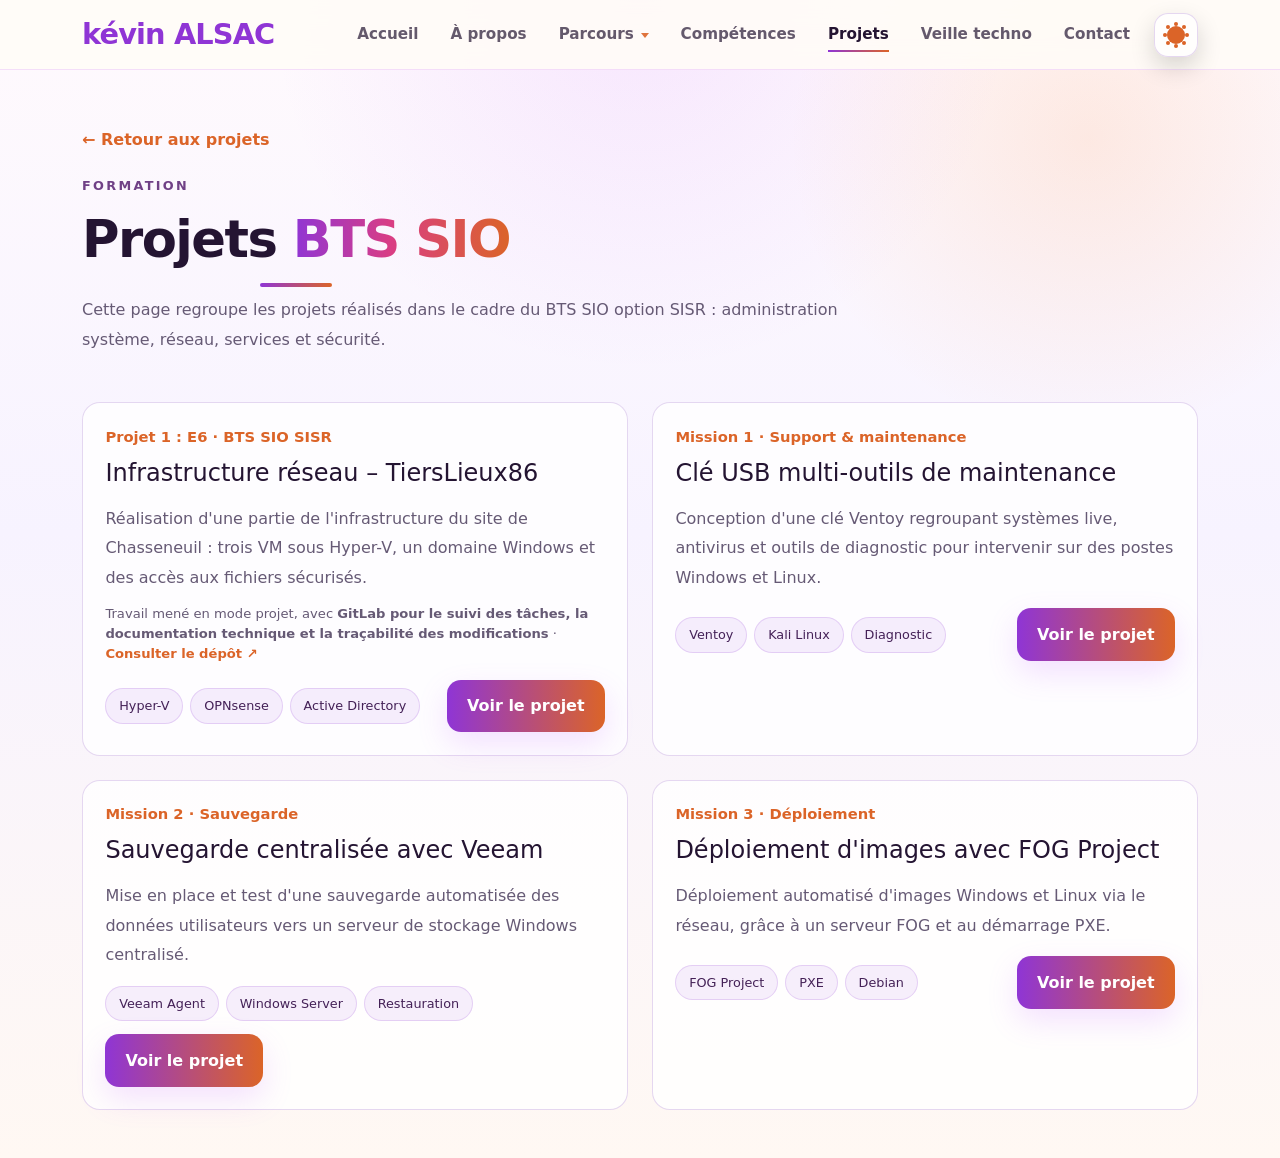
<file: pages/projets-bts-sio.html>
<!doctype html>
<html lang="fr" data-theme="light">
  <head>
    <meta charset="UTF-8" />
    <meta name="viewport" content="width=device-width, initial-scale=1.0" />
    <title>Projets BTS SIO - Portfolio kévin ALSAC</title>
    <link
      href="../assets/vendor/bootstrap/css/bootstrap.min.css"
      rel="stylesheet"
    />
    <link rel="stylesheet" href="../css/style.css" />
  </head>
  <body>
    <nav class="navbar navbar-expand-xl fixed-top">
      <div class="container">
        <a class="navbar-brand" href="../index.html#home">kévin ALSAC</a>
        <button
          class="navbar-toggler border-0 shadow-none bg-light-subtle"
          type="button"
          data-bs-toggle="collapse"
          data-bs-target="#mainNav"
          aria-controls="mainNav"
          aria-expanded="false"
          aria-label="Navigation"
        >
          <span class="navbar-toggler-icon"></span>
        </button>
        <div class="collapse navbar-collapse" id="mainNav">
          <ul class="navbar-nav ms-auto gap-lg-3">
            <li class="nav-item">
              <a class="nav-link" href="../index.html#home">Accueil</a>
            </li>
            <li class="nav-item">
              <a class="nav-link" href="../index.html#about">À propos</a>
            </li>
            <li class="nav-item dropdown nav-dropdown">
              <button
                class="nav-link dropdown-toggle border-0 bg-transparent"
                type="button"
                data-bs-toggle="dropdown"
                aria-expanded="false"
              >
                Parcours <span class="nav-dropdown-arrow" aria-hidden="true"></span>
              </button>
              <ul class="dropdown-menu">
                <li><a class="dropdown-item" href="../index.html#bts-sio">BTS SIO</a></li>
                <li><a class="dropdown-item" href="../index.html#diplomas">Diplômes</a></li>
                <li><a class="dropdown-item" href="../index.html#experience">Expériences pro</a></li>
              </ul>
            </li>
            <li class="nav-item">
              <a class="nav-link" href="../index.html#skills">Compétences</a>
            </li>
            <li class="nav-item">
              <a class="nav-link active" href="../index.html#projects">Projets</a>
            </li>
            <li class="nav-item">
              <a class="nav-link" href="../index.html#veille">Veille techno</a>
            </li>
            <li class="nav-item">
              <a class="nav-link" href="../index.html#contact">Contact</a>
            </li>
          </ul>
          <button
            class="theme-toggle ms-lg-3"
            type="button"
            aria-label="Activer le mode clair"
            title="Changer de thème"
          >
            <span class="theme-toggle-icon theme-toggle-sun" aria-hidden="true"></span>
            <span class="theme-toggle-icon theme-toggle-moon" aria-hidden="true"></span>
          </button>
        </div>
      </div>
    </nav>

    <main class="page-shell">
      <div class="container">
        <a class="back-link" href="../index.html#projects">← Retour aux projets</a>
        <div class="page-intro mb-5">
          <div class="section-label">Formation</div>
          <h1 class="section-title title-accent">
            Projets <span class="gradient-text">BTS SIO</span>
          </h1>
          <p class="section-text">
            Cette page regroupe les projets réalisés dans le cadre du BTS SIO
            option SISR : administration système, réseau, services et sécurité.
          </p>
        </div>

        <div class="row g-4">
          <div class="col-lg-6">
            <article class="project-list-card">
              <div class="project-subtitle">Projet 1 : E6 · BTS SIO SISR</div>
              <h3 class="h4 mb-3">Infrastructure réseau – TiersLieux86</h3>
              <p class="card-text">
                Réalisation d'une partie de l'infrastructure du site de Chasseneuil :
                trois VM sous Hyper-V, un domaine Windows et des accès aux fichiers sécurisés.
              </p>
              <p class="project-repository">
                Travail mené en mode projet, avec <strong>GitLab pour le suivi des tâches,
                la documentation technique et la traçabilité des modifications</strong> ·
                <a
                  href="https://gitlab.com/bts-sio-option-sisr/TiersLieux86-Infrastructure"
                  target="_blank"
                  rel="noopener noreferrer"
                >
                  <strong>Consulter le dépôt</strong> <span class="visually-hidden">(nouvel onglet)</span><span aria-hidden="true">↗</span>
                </a>
              </p>
              <div class="project-card-actions">
                <div class="project-card-chips">
                  <span class="chip">Hyper-V</span>
                  <span class="chip">OPNsense</span>
                  <span class="chip">Active Directory</span>
                </div>
                <button
                  class="btn btn-main project-detail-btn"
                  type="button"
                  data-bs-toggle="modal"
                  data-bs-target="#modal-projet-e6"
                >
                  Voir le projet
                </button>
              </div>
            </article>
          </div>

          <div class="col-lg-6">
            <article class="project-list-card">
              <div class="project-subtitle">Mission 1 · Support & maintenance</div>
              <h3 class="h4 mb-3">Clé USB multi-outils de maintenance</h3>
              <p class="card-text">
                Conception d'une clé Ventoy regroupant systèmes live, antivirus
                et outils de diagnostic pour intervenir sur des postes Windows
                et Linux.
              </p>
              <div class="project-card-actions">
                <div class="project-card-chips">
                  <span class="chip">Ventoy</span>
                  <span class="chip">Kali Linux</span>
                  <span class="chip">Diagnostic</span>
                </div>
                <button
                  class="btn btn-main project-detail-btn"
                  type="button"
                  data-bs-toggle="modal"
                  data-bs-target="#modal-maintenance"
                >
                  Voir le projet
                </button>
              </div>
            </article>
          </div>

          <div class="col-lg-6">
            <article class="project-list-card">
              <div class="project-subtitle">Mission 2 · Sauvegarde</div>
              <h3 class="h4 mb-3">Sauvegarde centralisée avec Veeam</h3>
              <p class="card-text">
                Mise en place et test d'une sauvegarde automatisée des données
                utilisateurs vers un serveur de stockage Windows centralisé.
              </p>
              <div class="project-card-actions">
                <div class="project-card-chips">
                  <span class="chip">Veeam Agent</span>
                  <span class="chip">Windows Server</span>
                  <span class="chip">Restauration</span>
                </div>
                <button
                  class="btn btn-main project-detail-btn"
                  type="button"
                  data-bs-toggle="modal"
                  data-bs-target="#modal-veeam"
                >
                  Voir le projet
                </button>
              </div>
            </article>
          </div>

          <div class="col-lg-6">
            <article class="project-list-card">
              <div class="project-subtitle">Mission 3 · Déploiement</div>
              <h3 class="h4 mb-3">Déploiement d'images avec FOG Project</h3>
              <p class="card-text">
                Déploiement automatisé d'images Windows et Linux via le réseau,
                grâce à un serveur FOG et au démarrage PXE.
              </p>
              <div class="project-card-actions">
                <div class="project-card-chips">
                  <span class="chip">FOG Project</span>
                  <span class="chip">PXE</span>
                  <span class="chip">Debian</span>
                </div>
                <button
                  class="btn btn-main project-detail-btn"
                  type="button"
                  data-bs-toggle="modal"
                  data-bs-target="#modal-fog"
                >
                  Voir le projet
                </button>
              </div>
            </article>
          </div>

        </div>
      </div>
    </main>

    <div class="modal fade" id="modal-maintenance" tabindex="-1" aria-hidden="true">
      <div class="modal-dialog modal-xl modal-dialog-centered modal-dialog-scrollable">
        <div class="modal-content project-detail-modal">
          <div class="modal-header">
            <h2 class="modal-title h4">Clé USB multi-outils de maintenance</h2>
            <button type="button" class="btn-close" data-bs-dismiss="modal" aria-label="Fermer"></button>
          </div>
          <div class="modal-body">
            <div class="stage-report bts-project-report">
              <section class="stage-report-hero">
                <div>
                  <div class="project-subtitle">Mission 1 · Support & maintenance</div>
                  <h3>Clé USB multi-outils de maintenance</h3>
                  <p>Création d'un support d'intervention portable permettant de diagnostiquer, désinfecter et maintenir des postes Windows et Linux.</p>
                </div>
                <div class="stage-report-place">
                  <span class="stage-report-place-label">Environnement</span>
                  <strong>Support informatique</strong>
                  <span>Ventoy · Kali Linux · Windows 11</span>
                  <span>Outils live et applications portables</span>
                  <span>Tests réalisés sous VMware</span>
                </div>
              </section>

              <section class="stage-report-section">
                <h4>Contexte et choix de la solution</h4>
                <div class="stage-report-grid">
                  <div>
                    <h5>Besoin identifié</h5>
                    <p>Les techniciens doivent pouvoir intervenir rapidement sur des postes en panne ou infectés, y compris hors du domaine Active Directory.</p>
                  </div>
                  <div>
                    <h5>Choix de Ventoy</h5>
                    <p>Ventoy a été retenu pour sa compatibilité avec les machines récentes et sa gestion simple de plusieurs ISO par glisser-déposer.</p>
                  </div>
                </div>
              </section>

              <section class="stage-report-section">
                <h4>Conception de la clé</h4>
                <article class="stage-task">
                  <h5>Configuration de l'amorçage</h5>
                  <p>Paramétrage du clavier AZERTY et du français, puis ajout des images Kali Linux, Windows 11, Avira Rescue System, Dr.Web LiveDisk, Kaspersky Rescue Disk et MemTest86+.</p>
                </article>
                <article class="stage-task">
                  <h5>Sélection des outils portables</h5>
                  <p>Organisation des outils Windows et Linux : Wireshark, Advanced IP Scanner, NetSetMan, HWiNFO, CrystalDiskInfo, GpuTest, LibreOffice et FastCopy.</p>
                </article>
              </section>

              <section class="stage-report-section">
                <h4>Tests et validations</h4>
                <article class="stage-task">
                  <h5>Diagnostic matériel et stockage</h5>
                  <p>Exécution de MemTest86+ puis utilisation de GParted dans Kali Linux pour préparer un disque de test en table GPT avec partition NTFS.</p>
                </article>
                <article class="stage-task">
                  <h5>Analyse antivirus</h5>
                  <p>Démarrage d'Avira Rescue System, contrôle du montage de la partition système et lancement d'une analyse complète.</p>
                </article>
              </section>

              <section class="stage-report-section stage-report-notice">
                <h4>Résultat</h4>
                <p>La clé USB regroupe les outils essentiels de diagnostic, maintenance et récupération dans un support autonome, réutilisable sur différents postes.</p>
              </section>
            </div>
          </div>
          <div class="modal-footer">
            <button type="button" class="btn btn-cv" data-bs-dismiss="modal">Fermer</button>
          </div>
        </div>
      </div>
    </div>

    <div class="modal fade" id="modal-veeam" tabindex="-1" aria-hidden="true">
      <div class="modal-dialog modal-xl modal-dialog-centered modal-dialog-scrollable">
        <div class="modal-content project-detail-modal">
          <div class="modal-header">
            <h2 class="modal-title h4">Sauvegarde centralisée avec Veeam</h2>
            <button type="button" class="btn-close" data-bs-dismiss="modal" aria-label="Fermer"></button>
          </div>
          <div class="modal-body">
            <div class="stage-report bts-project-report">
              <section class="stage-report-hero">
                <div>
                  <div class="project-subtitle">Mission 2 · Sauvegarde</div>
                  <h3>Sauvegarde centralisée avec Veeam</h3>
                  <p>Mise en place d'une sauvegarde automatisée des données utilisateurs vers un serveur de stockage Windows centralisé.</p>
                </div>
                <div class="stage-report-place">
                  <span class="stage-report-place-label">Environnement</span>
                  <strong>Infrastructure Windows virtualisée</strong>
                  <span>Windows Server 2025 et Windows 11</span>
                  <span>Deux postes clients de test</span>
                  <span>Veeam Agent for Windows</span>
                </div>
              </section>
              <section class="stage-report-section">
                <h4>Contexte et solution</h4>
                <div class="stage-report-grid">
                  <div><h5>Besoin</h5><p>Sauvegarder les documents et profils utilisateurs, avec une procédure fiable de restauration.</p></div>
                  <div><h5>Choix technique</h5><p>Veeam Agent a été retenu pour sa gratuité, sa fiabilité et sa capacité à restaurer fichiers ou systèmes.</p></div>
                </div>
              </section>
              <section class="stage-report-section">
                <h4>Réalisations</h4>
                <article class="stage-task"><h5>Préparation du serveur</h5><p>Création d'un partage « Sauvegardes » et d'un compte dédié disposant des droits de lecture et d'écriture.</p></article>
                <article class="stage-task"><h5>Configuration des clients</h5><p>Installation de Veeam Agent sur deux postes, avec sauvegarde des documents, profils Firefox et Thunderbird.</p></article>
                <article class="stage-task"><h5>Planification et restauration</h5><p>Configuration d'une exécution quotidienne, contrôle de la sauvegarde et test de restauration depuis une machine cliente.</p></article>
              </section>
              <section class="stage-report-section stage-report-notice"><h4>Résultat</h4><p>Les données sont sauvegardées de manière centralisée et la restauration des fichiers a été validée.</p></section>
            </div>
            <div class="bts-legacy-content">
            <div class="stage-report bts-project-report">
              <section class="stage-report-hero">
                <div>
                  <div class="project-subtitle">Mission 1 · Support & maintenance</div>
                  <h3>Clé USB multi-outils de maintenance</h3>
                  <p>Conception d'un support d'intervention portable pour diagnostiquer, maintenir et récupérer des postes Windows et Linux.</p>
                </div>
                <div class="stage-report-place">
                  <span class="stage-report-place-label">Environnement</span>
                  <strong>Support informatique</strong>
                  <span>Ventoy · Kali Linux · Windows 11</span>
                  <span>Outils de diagnostic et antivirus live</span>
                  <span>Tests sous VMware</span>
                </div>
              </section>
              <section class="stage-report-section">
                <h4>Contexte et solution</h4>
                <div class="stage-report-grid">
                  <div><h5>Besoin</h5><p>Centraliser les outils de diagnostic, désinfection et maintenance sur un support utilisable même hors réseau.</p></div>
                  <div><h5>Choix technique</h5><p>Ventoy permet de démarrer plusieurs ISO depuis une même clé et simplifie les mises à jour.</p></div>
                </div>
              </section>
              <section class="stage-report-section">
                <h4>Réalisations</h4>
                <article class="stage-task"><h5>Préparation du support</h5><p>Configuration de Ventoy en français/AZERTY et intégration de Kali Linux, Windows 11, antivirus live et MemTest86+.</p></article>
                <article class="stage-task"><h5>Outillage de maintenance</h5><p>Sélection d'outils réseau, matériel, stockage et GPU : Wireshark, HWiNFO, CrystalDiskInfo, GpuTest et FastCopy.</p></article>
                <article class="stage-task"><h5>Tests de fonctionnement</h5><p>Validation de l'amorçage, du test mémoire, du partitionnement avec GParted et de l'analyse antivirus.</p></article>
              </section>
              <section class="stage-report-section stage-report-notice"><h4>Résultat</h4><p>Un support portable prêt pour les opérations de diagnostic, de maintenance et de récupération.</p></section>
            </div>
            <p class="card-text bts-legacy-content">
              Mise en œuvre d'une sauvegarde centralisée des profils et documents
              utilisateurs dans un environnement Windows virtualisé.
            </p>
            <ul class="project-detail-list">
              <li>Création d'un serveur de stockage et d'un partage « Sauvegardes ».</li>
              <li>Configuration de comptes dédiés et des droits d'accès associés.</li>
              <li>Déploiement de Veeam Agent sur deux postes Windows 11.</li>
              <li>Sauvegarde planifiée des documents, profils Firefox et Thunderbird.</li>
              <li>Vérification de l'intégrité et test de restauration des fichiers.</li>
            </ul>
            </div>
          </div>
          <div class="modal-footer">
            <button type="button" class="btn btn-cv" data-bs-dismiss="modal">Fermer</button>
          </div>
        </div>
      </div>
    </div>

    <div class="modal fade" id="modal-fog" tabindex="-1" aria-hidden="true">
      <div class="modal-dialog modal-xl modal-dialog-centered modal-dialog-scrollable">
        <div class="modal-content project-detail-modal">
          <div class="modal-header">
            <h2 class="modal-title h4">Déploiement d'images avec FOG Project</h2>
            <button type="button" class="btn-close" data-bs-dismiss="modal" aria-label="Fermer"></button>
          </div>
          <div class="modal-body">
            <div class="stage-report bts-project-report">
              <section class="stage-report-hero">
                <div>
                  <div class="project-subtitle">Mission 3 · Déploiement</div>
                  <h3>Déploiement d'images avec FOG Project</h3>
                  <p>Mise en place d'une solution de clonage pour capturer et déployer rapidement des images Windows et Linux sur des postes clients.</p>
                </div>
                <div class="stage-report-place">
                  <span class="stage-report-place-label">Environnement</span>
                  <strong>Infrastructure de test virtualisée</strong>
                  <span>Serveur Debian 12 · FOG Project</span>
                  <span>Windows 11 et Ubuntu Linux</span>
                  <span>Déploiement par démarrage PXE</span>
                </div>
              </section>

              <section class="stage-report-section">
                <h4>Contexte et objectif</h4>
                <div class="stage-report-grid">
                  <div>
                    <h5>Besoin identifié</h5>
                    <p>Automatiser l'installation de postes dans les médiathèques afin de réduire le temps nécessaire aux déploiements et homogénéiser les configurations.</p>
                  </div>
                  <div>
                    <h5>Solution retenue</h5>
                    <p>FOG Project a été choisi pour sa gratuité, sa compatibilité multi-systèmes, son interface web et son support du démarrage PXE.</p>
                  </div>
                </div>
              </section>

              <section class="stage-report-section">
                <h4>Architecture mise en place</h4>
                <article class="stage-task">
                  <h5>Serveur FOG et réseau</h5>
                  <p>Installation d'un serveur Debian 12 nommé LAB-FOG, configuré avec l'adresse 10.2.10.249. Il assure les rôles FOG, DHCP, TFTP, NFS et stockage des images.</p>
                </article>
                <article class="stage-task">
                  <h5>Machines master et clients</h5>
                  <p>Préparation de deux machines master Windows 11 et Ubuntu, ainsi que de postes clients de test configurés en DHCP pour démarrer sur le réseau.</p>
                </article>
              </section>

              <section class="stage-report-section">
                <h4>Réalisation du déploiement</h4>
                <article class="stage-task">
                  <h5>Préparation et capture des images</h5>
                  <p>Préparation de Windows avec Sysprep, désactivation de BitLocker, enregistrement de la machine master dans FOG puis lancement de la capture de l'image système.</p>
                </article>
                <article class="stage-task">
                  <h5>Déploiement PXE</h5>
                  <p>Enregistrement du poste client depuis le menu PXE, création de la tâche de déploiement et installation automatisée de l'image capturée.</p>
                </article>
              </section>

              <section class="stage-report-section stage-report-notice">
                <h4>Résultat</h4>
                <p>Les tests ont validé le démarrage PXE, la capture d'images, le déploiement automatique et la compatibilité Windows/Linux sur le réseau de test.</p>
              </section>
            </div>
          </div>
          <div class="modal-footer">
            <button type="button" class="btn btn-cv" data-bs-dismiss="modal">Fermer</button>
          </div>
        </div>
      </div>
    </div>

    <div class="modal fade" id="modal-projet-e6" tabindex="-1" aria-labelledby="modal-projet-e6-title" aria-hidden="true">
      <div class="modal-dialog modal-xl modal-dialog-centered modal-dialog-scrollable">
        <div class="modal-content project-detail-modal">
          <div class="modal-header">
            <h2 class="modal-title h4" id="modal-projet-e6-title">Projet professionnel n°1 – Épreuve E6</h2>
            <button type="button" class="btn-close" data-bs-dismiss="modal" aria-label="Fermer"></button>
          </div>
          <div class="modal-body">
            <div class="stage-report bts-project-report e6-project-report">
              <section class="stage-report-section e6-intro">
                <div class="project-subtitle">BTS SIO · Option SISR · Site de Chasseneuil</div>
                <h3>Infrastructure réseau et services Windows – TiersLieux86</h3>
                <span class="e6-phase-badge">Première phase réalisée</span>
                <div class="stage-report-grid e6-context-grid">
                  <div>
                    <h4>Contexte de l'organisation</h4>
                    <p>
                      Le site de Chasseneuil accueille des entreprises et des adhérents
                      dans deux bâtiments. Il met à disposition des bureaux, des salles
                      de réunion et de formation, ainsi que des services mutualisés :
                      Internet, Wi-Fi, téléphonie et impression.
                    </p>
                  </div>
                  <div>
                    <h4>Périmètre de la réalisation</h4>
                    <p>
                      J'ai mis en place sous Hyper-V une partie de cette
                      infrastructure : un serveur Windows, un poste client et un pare-feu
                      OPNsense. Le serveur centralise l'authentification, l'adressage IP et
                      les fichiers ; OPNsense assure le routage et le filtrage entre les
                      réseaux Bureaux et Serveurs.
                    </p>
                  </div>
                </div>
              </section>

              <section class="stage-report-section">
                <div class="e6-section-heading">
                  <div>
                    <div class="project-subtitle">Architecture de la solution</div>
                    <h4>Infrastructure virtuelle sous Hyper-V</h4>
                  </div>
                  <a class="btn btn-certif e6-enlarge-link" href="../assets/images/projet-e6-hyper-v.png" target="_blank" rel="noopener noreferrer">
                    Agrandir le schéma <span class="visually-hidden">(nouvel onglet)</span><span aria-hidden="true">↗</span>
                  </a>
                </div>
                <figure class="e6-infrastructure-figure">
                  <a href="../assets/images/projet-e6-hyper-v.png" target="_blank" rel="noopener noreferrer" aria-label="Agrandir le schéma de l'infrastructure Hyper-V dans un nouvel onglet">
                    <img
                      src="../assets/images/projet-e6-hyper-v.png"
                      alt="Trois VM sous Hyper-V : FW-CHASSENEUIL (OPNsense) relie le réseau Bureaux 192.168.2.0/24, avec PC01 sous Windows 11 Pro, au réseau Serveurs 10.2.0.0/24, avec SRV-DC01 sous Windows Server 2025. Le serveur fournit Active Directory, DNS, DHCP et les partages SMB ; OPNsense assure le pare-feu et le relais DHCP."
                      width="1448"
                      height="977"
                    />
                  </a>
                  <figcaption>Trois machines virtuelles · Deux réseaux séparés · Domaine <strong>tierslieux86.fr</strong></figcaption>
                </figure>
              </section>

              <section class="stage-report-section">
                <h4>Services mis en œuvre</h4>
                <div class="e6-prototype-grid">
                  <article class="e6-prototype-card">
                    <h5>Domaine et DNS</h5>
                    <p>SRV-DC01 (<strong>10.2.0.1</strong>) héberge le domaine <strong>tierslieux86.fr</strong>. PC01 le rejoint et les utilisateurs se connectent avec leur compte de domaine.</p>
                  </article>
                  <article class="e6-prototype-card">
                    <h5>Routage et DHCP</h5>
                    <p>OPNsense filtre les échanges entre Bureaux et Serveurs. Son relais DHCP permet à PC01 d'obtenir l'adresse <strong>192.168.2.100</strong> depuis le serveur Windows.</p>
                  </article>
                  <article class="e6-prototype-card">
                    <h5>Fichiers et autorisations</h5>
                    <p>Le partage <strong>Commun</strong> regroupe les dossiers métiers. Les groupes Active Directory et les permissions NTFS définissent les accès selon le principe <strong>AGDLP</strong>.</p>
                  </article>
                </div>
                <div class="e6-validation">
                  <h5>Résultats des tests depuis PC01</h5>
                  <ul>
                    <li>Jonction au domaine et ouverture de session</li>
                    <li>Résolution DNS et attribution DHCP via relais</li>
                    <li>Accès SMB autorisés et accès non autorisés refusés</li>
                  </ul>
                </div>
              </section>

              <div class="e6-summary-grid">
                <section class="stage-report-section e6-summary-card">
                  <h4>Compétences mobilisées</h4>
                  <div class="e6-tags" aria-label="Compétences mobilisées">
                    <span>Virtualisation</span>
                    <span>Segmentation réseau</span>
                    <span>Routage et pare-feu</span>
                    <span>Administration Windows</span>
                    <span>Gestion des accès</span>
                    <span>Documentation technique</span>
                  </div>
                </section>

                <section class="stage-report-section e6-summary-card">
                  <h4>Avancement du projet E6</h4>
                  <p>
                    <strong>Infrastructure mise en place et testée.</strong> Cette réalisation constitue
                    la première phase du projet professionnel ; son évolution et sa
                    finalisation restent en cours.
                  </p>
                </section>
              </div>

              <section class="stage-report-section e6-technologies">
                <h4>Technologies utilisées</h4>
                <div class="project-card-chips">
                  <span class="chip">Hyper-V</span>
                  <span class="chip">OPNsense</span>
                  <span class="chip">Windows Server 2025</span>
                  <span class="chip">Windows 11 Pro</span>
                  <span class="chip">Active Directory</span>
                  <span class="chip">DNS</span>
                  <span class="chip">DHCP</span>
                  <span class="chip">SMB / partage de fichiers</span>
                </div>
              </section>
            </div>
          </div>
          <div class="modal-footer">
            <button type="button" class="btn btn-cv" data-bs-dismiss="modal">Fermer</button>
          </div>
        </div>
      </div>
    </div>

    <!-- Modale en attente : Documentation de TP
    <div class="modal fade" id="modal-doc-tp" tabindex="-1" aria-hidden="true">
      <div class="modal-dialog modal-lg modal-dialog-centered modal-dialog-scrollable">
        <div class="modal-content project-detail-modal">
          <div class="modal-header">
            <h2 class="modal-title h4">Documentation de TP</h2>
            <button type="button" class="btn-close" data-bs-dismiss="modal" aria-label="Fermer"></button>
          </div>
          <div class="modal-body">
            <p class="card-text">
              Zone prévue pour détailler les TP réalisés, les objectifs, les
              captures et les procédures techniques associées.
            </p>
            <ul class="project-detail-list">
              <li>Objectif du TP et contexte technique.</li>
              <li>Schéma ou description de l'environnement utilisé.</li>
              <li>Étapes principales de réalisation.</li>
              <li>Bilan des compétences travaillées.</li>
            </ul>
          </div>
          <div class="modal-footer">
            <button type="button" class="btn btn-cv" data-bs-dismiss="modal">Fermer</button>
          </div>
        </div>
      </div>
    </div>
    -->

    <script src="../assets/vendor/bootstrap/js/bootstrap.bundle.min.js"></script>
    <script src="../js/main.js"></script>
  </body>
</html>
</file>
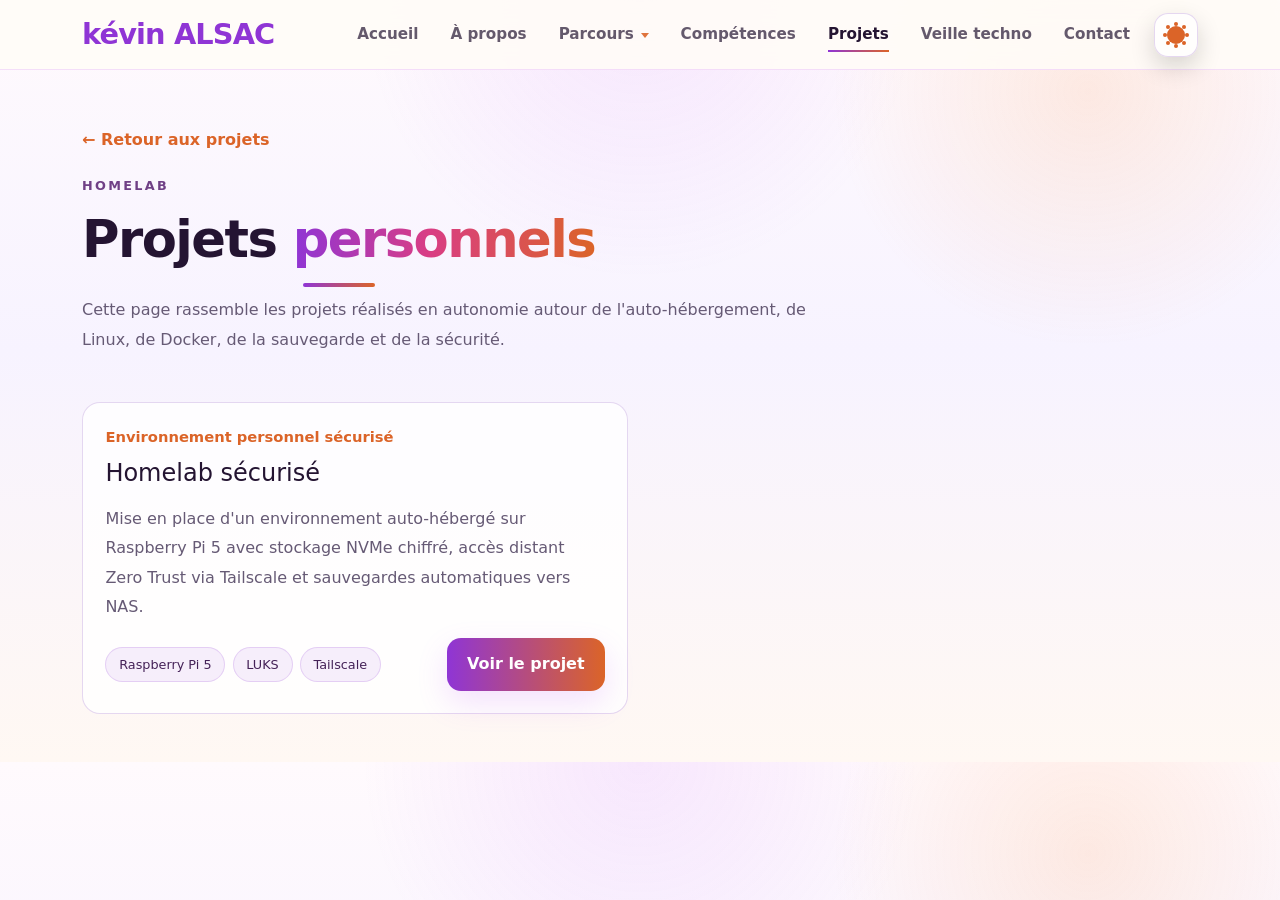
<file: pages/projets-personnels.html>
<!doctype html>
<html lang="fr" data-theme="light">
  <head>
    <meta charset="UTF-8" />
    <meta name="viewport" content="width=device-width, initial-scale=1.0" />
    <title>Projets personnels - Portfolio kévin ALSAC</title>
    <link
      href="../assets/vendor/bootstrap/css/bootstrap.min.css"
      rel="stylesheet"
    />
    <link rel="stylesheet" href="../css/style.css" />
  </head>
  <body>
    <nav class="navbar navbar-expand-xl fixed-top">
      <div class="container">
        <a class="navbar-brand" href="../index.html#home">kévin ALSAC</a>
        <button
          class="navbar-toggler border-0 shadow-none bg-light-subtle"
          type="button"
          data-bs-toggle="collapse"
          data-bs-target="#mainNav"
          aria-controls="mainNav"
          aria-expanded="false"
          aria-label="Navigation"
        >
          <span class="navbar-toggler-icon"></span>
        </button>
        <div class="collapse navbar-collapse" id="mainNav">
          <ul class="navbar-nav ms-auto gap-lg-3">
            <li class="nav-item">
              <a class="nav-link" href="../index.html#home">Accueil</a>
            </li>
            <li class="nav-item">
              <a class="nav-link" href="../index.html#about">À propos</a>
            </li>
            <li class="nav-item dropdown nav-dropdown">
              <button
                class="nav-link dropdown-toggle border-0 bg-transparent"
                type="button"
                data-bs-toggle="dropdown"
                aria-expanded="false"
              >
                Parcours <span class="nav-dropdown-arrow" aria-hidden="true"></span>
              </button>
              <ul class="dropdown-menu">
                <li><a class="dropdown-item" href="../index.html#bts-sio">BTS SIO</a></li>
                <li><a class="dropdown-item" href="../index.html#diplomas">Diplômes</a></li>
                <li><a class="dropdown-item" href="../index.html#experience">Expériences pro</a></li>
              </ul>
            </li>
            <li class="nav-item">
              <a class="nav-link" href="../index.html#skills">Compétences</a>
            </li>
            <li class="nav-item">
              <a class="nav-link active" href="../index.html#projects">Projets</a>
            </li>
            <li class="nav-item">
              <a class="nav-link" href="../index.html#veille">Veille techno</a>
            </li>
            <li class="nav-item">
              <a class="nav-link" href="../index.html#contact">Contact</a>
            </li>
          </ul>
          <button
            class="theme-toggle ms-lg-3"
            type="button"
            aria-label="Activer le mode clair"
            title="Changer de thème"
          >
            <span class="theme-toggle-icon theme-toggle-sun" aria-hidden="true"></span>
            <span class="theme-toggle-icon theme-toggle-moon" aria-hidden="true"></span>
          </button>
        </div>
      </div>
    </nav>

    <main class="page-shell">
      <div class="container">
        <a class="back-link" href="../index.html#projects">← Retour aux projets</a>
        <div class="page-intro mb-5">
          <div class="section-label">Homelab</div>
          <h1 class="section-title title-accent">
            Projets <span class="gradient-text">personnels</span>
          </h1>
          <p class="section-text">
            Cette page rassemble les projets réalisés en autonomie autour de
            l'auto-hébergement, de Linux, de Docker, de la sauvegarde et de la
            sécurité.
          </p>
        </div>

        <div class="row g-4">
          <div class="col-lg-6">
            <article class="project-list-card">
              <div class="project-subtitle">Environnement personnel sécurisé</div>
              <h3 class="h4 mb-3">Homelab sécurisé</h3>
              <p class="card-text">
                Mise en place d'un environnement auto-hébergé sur Raspberry Pi 5
                avec stockage NVMe chiffré, accès distant Zero Trust via
                Tailscale et sauvegardes automatiques vers NAS.
              </p>
              <div class="project-card-actions">
                <div class="project-card-chips">
                  <span class="chip">Raspberry Pi 5</span>
                  <span class="chip">LUKS</span>
                  <span class="chip">Tailscale</span>
                </div>
                <button
                  class="btn btn-main project-detail-btn"
                  type="button"
                  data-bs-toggle="modal"
                  data-bs-target="#modal-homelab"
                >
                  Voir le projet
                </button>
              </div>
            </article>
          </div>

          <!-- Projet en attente : Déploiement Immich
          <div class="col-lg-6">
            <article class="project-list-card">
              <div class="project-subtitle">Service photo auto-hébergé</div>
              <h3 class="h4 mb-3">Déploiement Immich</h3>
              <p class="card-text">
                Déploiement d'une solution de gestion photo self-hosted avec
                persistance des données, accès distant sécurisé et stratégie de
                sauvegarde.
              </p>
              <div class="project-card-actions">
                <div class="project-card-chips">
                  <span class="chip">Docker</span>
                  <span class="chip">Compose</span>
                  <span class="chip">Volumes</span>
                </div>
                <button
                  class="btn btn-main project-detail-btn"
                  type="button"
                  data-bs-toggle="modal"
                  data-bs-target="#modal-immich"
                >
                  Voir le projet
                </button>
              </div>
            </article>
          </div>
          -->
        </div>
      </div>
    </main>

    <div class="modal fade" id="modal-homelab" tabindex="-1" aria-hidden="true">
      <div class="modal-dialog modal-xl modal-dialog-centered modal-dialog-scrollable">
        <div class="modal-content project-detail-modal">
          <div class="modal-header">
            <h2 class="modal-title h4">Mon Homelab Raspberry Pi 5</h2>
            <button type="button" class="btn-close" data-bs-dismiss="modal" aria-label="Fermer"></button>
          </div>
          <div class="modal-body">
            <div class="stage-report homelab-report">
              <section class="stage-report-hero">
                <div>
                  <div class="project-subtitle">Vue globale du projet</div>
                  <h3>Mon Homelab Raspberry Pi 5</h3>
                  <p>
                    Fiche explicative du projet, de l'architecture cible et de
                    l'état d'avancement. L'objectif est de construire un serveur
                    personnel fiable, documenté et sécurisé pour l'auto-hébergement.
                  </p>
                </div>
                <div class="stage-report-place">
                  <span class="stage-report-place-label">Architecture cible</span>
                  <strong>Raspberry Pi 5 + Docker + stockage chiffré</strong>
                  <span>Accès distant sécurisé avec Tailscale</span>
                  <span>Services conteneurisés, HTTPS et Nextcloud</span>
                  <span>Sauvegardes automatiques vers NAS TerraMaster</span>
                </div>
              </section>

              <figure class="project-visual">
                <img
                  class="theme-aware-image"
                  src="../assets/images/homelab-project/homelab-Dark.png"
                  data-theme-dark="../assets/images/homelab-project/homelab-Dark.png"
                  data-theme-light="../assets/images/homelab-project/homelab-Light.png"
                  alt="Schéma de l'architecture du homelab Raspberry Pi 5 avec Tailscale, Docker, Nextcloud et sauvegardes NAS"
                />
                <figcaption>
                  Schéma global du homelab : accès distant sécurisé, services
                  Docker, Nextcloud et sauvegardes vers NAS.
                </figcaption>
              </figure>

              <section class="stage-report-section">
                <h4>Objectif</h4>
                <p>
                  Construire un homelab fiable et sécurisé sur Raspberry Pi 5,
                  capable d'héberger des services personnels tout en gardant les
                  données sensibles séparées, chiffrées et sauvegardées.
                </p>
                <div class="stage-report-grid">
                  <div>
                    <h5>Services prévus</h5>
                    <ul class="project-detail-list">
                      <li>Accès distant sécurisé.</li>
                      <li>Services conteneurisés avec Docker.</li>
                      <li>HTTPS pour les services exposés.</li>
                      <li>Nextcloud pour les fichiers personnels.</li>
                    </ul>
                  </div>
                  <div>
                    <h5>Sécurité et continuité</h5>
                    <ul class="project-detail-list">
                      <li>Stockage chiffré avec LUKS.</li>
                      <li>Accès privé via Tailscale.</li>
                      <li>Sauvegardes automatiques vers NAS.</li>
                      <li>Système séparé des données sensibles.</li>
                    </ul>
                  </div>
                </div>
              </section>

              <section class="stage-report-section">
                <h4>Matériel utilisé</h4>
                <div class="project-table-wrap">
                  <table class="project-info-table">
                    <thead>
                      <tr>
                        <th>Matériel</th>
                        <th>Détails</th>
                      </tr>
                    </thead>
                    <tbody>
                      <tr>
                        <td>Raspberry Pi</td>
                        <td>Raspberry Pi 5</td>
                      </tr>
                      <tr>
                        <td>RAM</td>
                        <td>16 Go</td>
                      </tr>
                      <tr>
                        <td>Stockage principal</td>
                        <td>SSD NVMe 1 To</td>
                      </tr>
                      <tr>
                        <td>OS</td>
                        <td>Raspberry Pi OS Lite 64-bit</td>
                      </tr>
                      <tr>
                        <td>Réseau</td>
                        <td>Ethernet recommandé</td>
                      </tr>
                      <tr>
                        <td>Accès distant</td>
                        <td>Tailscale</td>
                      </tr>
                      <tr>
                        <td>Sauvegardes</td>
                        <td>NAS TerraMaster</td>
                      </tr>
                    </tbody>
                  </table>
                </div>
              </section>

              <section class="stage-report-section">
                <h4>Système d'exploitation</h4>
                <p>
                  Image utilisée : <strong>Raspberry Pi OS Lite (64-bit)</strong>,
                  un port de Debian Trixie sans environnement de bureau,
                  compatible avec Raspberry Pi 3, 4, 400 et 5.
                </p>
                <div class="stage-report-grid">
                  <div>
                    <h5>Pourquoi cette version</h5>
                    <ul class="project-detail-list">
                      <li>Légère et sans interface graphique.</li>
                      <li>Idéale pour un serveur et Docker.</li>
                      <li>Consommation de ressources réduite.</li>
                    </ul>
                  </div>
                  <div>
                    <h5>Avantages serveur</h5>
                    <ul class="project-detail-list">
                      <li>Surface d'attaque plus faible.</li>
                      <li>Consommation RAM réduite.</li>
                      <li>Maintenance simplifiée.</li>
                    </ul>
                  </div>
                </div>
              </section>

              <section class="stage-report-section">
                <h4>Architecture du stockage</h4>
                <div class="project-table-wrap">
                  <table class="project-info-table">
                    <thead>
                      <tr>
                        <th>Partition</th>
                        <th>Rôle</th>
                      </tr>
                    </thead>
                    <tbody>
                      <tr>
                        <td>nvme0n1p1</td>
                        <td>Boot Raspberry Pi</td>
                      </tr>
                      <tr>
                        <td>nvme0n1p2</td>
                        <td>Raspberry Pi OS</td>
                      </tr>
                      <tr>
                        <td>nvme0n1p3</td>
                        <td>Partition chiffrée LUKS</td>
                      </tr>
                    </tbody>
                  </table>
                </div>
                <p class="mb-0">
                  Le système reste séparé des données sensibles. Les données
                  Docker et Nextcloud seront stockées dans la partition chiffrée.
                </p>
              </section>

              <section class="stage-report-section stage-report-notice">
                <h4>Réseau</h4>
                <p>
                  Recommandation importante : configurer une IP fixe ou une
                  réservation DHCP sur la box ou le routeur.
                </p>
                <ul class="project-detail-list">
                  <li>Éviter que l'adresse IP du Raspberry Pi change.</li>
                  <li>Garder un accès SSH stable.</li>
                  <li>Éviter les problèmes avec Docker, Nextcloud et Tailscale.</li>
                </ul>
              </section>

              <section class="stage-report-section">
                <h4>Exemple d'architecture réseau</h4>
                <pre class="project-code-block"><code>Internet
   |
   v
Box / Routeur
   |
   +-- NAS
   |
   +-- Raspberry Pi 5
         +-- Docker
         +-- Nextcloud
         +-- Tailscale
         +-- Stockage LUKS</code></pre>
              </section>

              <section class="stage-report-section">
                <h4>Structure du projet</h4>
                <pre class="project-code-block"><code>mon-homelab-rpi5/
|-- README.md
|
+-- docs/
    |-- 01_chiffrement_luks.md
    |-- 02_connexion_ssh.md
    |-- 03_deverouillage_manuel_luks.md
    |-- 04_reseau_secu.md
    |-- 05_docker_apps.md
    |-- 06_nextcloud.md
    |-- 07_nginx.md
    |-- 08_client_nextcloud.md
    +-- 09_sauvegardes.md</code></pre>
              </section>
            </div>
          </div>
          <div class="modal-footer">
            <a
              class="btn btn-main"
              href="https://github.com/kevin-alsac/RPI-homelab-tutoriel"
              target="_blank"
              rel="noopener noreferrer"
            >
              Voir le dépôt GitHub
            </a>
            <button type="button" class="btn btn-cv" data-bs-dismiss="modal">Fermer</button>
          </div>
        </div>
      </div>
    </div>

    <!-- Modale en attente : Déploiement Immich
    <div class="modal fade" id="modal-immich" tabindex="-1" aria-hidden="true">
      <div class="modal-dialog modal-lg modal-dialog-centered modal-dialog-scrollable">
        <div class="modal-content project-detail-modal">
          <div class="modal-header">
            <h2 class="modal-title h4">Déploiement Immich</h2>
            <button type="button" class="btn-close" data-bs-dismiss="modal" aria-label="Fermer"></button>
          </div>
          <div class="modal-body">
            <p class="card-text">
              Déploiement d'un service photo auto-hébergé pour centraliser,
              consulter et sauvegarder une bibliothèque personnelle.
            </p>
            <ul class="project-detail-list">
              <li>Déploiement du service avec Docker et Docker Compose.</li>
              <li>Organisation des volumes pour conserver les données.</li>
              <li>Accès distant privé et contrôlé.</li>
              <li>Intégration du service dans la stratégie de sauvegarde.</li>
              <li>Objectif : héberger ses données sans dépendre uniquement d'un cloud externe.</li>
            </ul>
          </div>
          <div class="modal-footer">
            <button type="button" class="btn btn-cv" data-bs-dismiss="modal">Fermer</button>
          </div>
        </div>
      </div>
    </div>
    -->

    <script src="../assets/vendor/bootstrap/js/bootstrap.bundle.min.js"></script>
    <script src="../js/main.js"></script>
  </body>
</html>
</file>
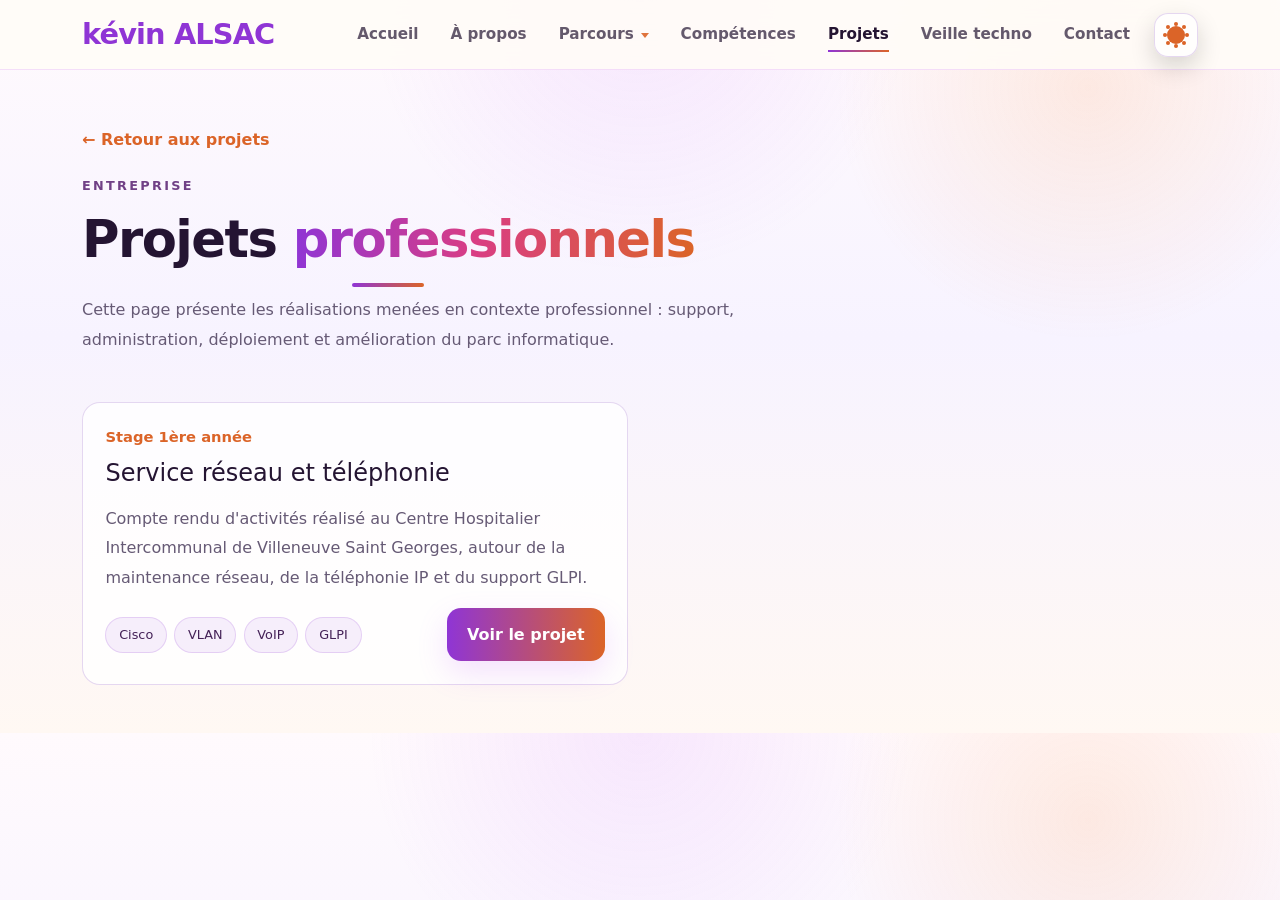
<file: pages/projets-professionnels.html>
<!doctype html>
<html lang="fr" data-theme="light">
  <head>
    <meta charset="UTF-8" />
    <meta name="viewport" content="width=device-width, initial-scale=1.0" />
    <title>Projets professionnels - Portfolio kévin ALSAC</title>
    <link
      href="../assets/vendor/bootstrap/css/bootstrap.min.css"
      rel="stylesheet"
    />
    <link rel="stylesheet" href="../css/style.css" />
  </head>
  <body>
    <nav class="navbar navbar-expand-xl fixed-top">
      <div class="container">
        <a class="navbar-brand" href="../index.html#home">kévin ALSAC</a>
        <button
          class="navbar-toggler border-0 shadow-none bg-light-subtle"
          type="button"
          data-bs-toggle="collapse"
          data-bs-target="#mainNav"
          aria-controls="mainNav"
          aria-expanded="false"
          aria-label="Navigation"
        >
          <span class="navbar-toggler-icon"></span>
        </button>
        <div class="collapse navbar-collapse" id="mainNav">
          <ul class="navbar-nav ms-auto gap-lg-3">
            <li class="nav-item">
              <a class="nav-link" href="../index.html#home">Accueil</a>
            </li>
            <li class="nav-item">
              <a class="nav-link" href="../index.html#about">À propos</a>
            </li>
            <li class="nav-item dropdown nav-dropdown">
              <button
                class="nav-link dropdown-toggle border-0 bg-transparent"
                type="button"
                data-bs-toggle="dropdown"
                aria-expanded="false"
              >
                Parcours <span class="nav-dropdown-arrow" aria-hidden="true"></span>
              </button>
              <ul class="dropdown-menu">
                <li><a class="dropdown-item" href="../index.html#bts-sio">BTS SIO</a></li>
                <li><a class="dropdown-item" href="../index.html#diplomas">Diplômes</a></li>
                <li><a class="dropdown-item" href="../index.html#experience">Expériences pro</a></li>
              </ul>
            </li>
            <li class="nav-item">
              <a class="nav-link" href="../index.html#skills">Compétences</a>
            </li>
            <li class="nav-item">
              <a class="nav-link active" href="../index.html#projects">Projets</a>
            </li>
            <li class="nav-item">
              <a class="nav-link" href="../index.html#veille">Veille techno</a>
            </li>
            <li class="nav-item">
              <a class="nav-link" href="../index.html#contact">Contact</a>
            </li>
          </ul>
          <button
            class="theme-toggle ms-lg-3"
            type="button"
            aria-label="Activer le mode clair"
            title="Changer de thème"
          >
            <span class="theme-toggle-icon theme-toggle-sun" aria-hidden="true"></span>
            <span class="theme-toggle-icon theme-toggle-moon" aria-hidden="true"></span>
          </button>
        </div>
      </div>
    </nav>

    <main class="page-shell">
      <div class="container">
        <a class="back-link" href="../index.html#projects">← Retour aux projets</a>
        <div class="page-intro mb-5">
          <div class="section-label">Entreprise</div>
          <h1 class="section-title title-accent">
            Projets <span class="gradient-text">professionnels</span>
          </h1>
          <p class="section-text">
            Cette page présente les réalisations menées en contexte
            professionnel : support, administration, déploiement et amélioration
            du parc informatique.
          </p>
        </div>

        <div class="row g-4">
          <div class="col-lg-6">
            <article class="project-list-card">
              <div class="project-subtitle">Stage 1ère année</div>
              <h3 class="h4 mb-3">Service réseau et téléphonie</h3>
              <p class="card-text">
                Compte rendu d'activités réalisé au Centre Hospitalier
                Intercommunal de Villeneuve Saint Georges, autour de la
                maintenance réseau, de la téléphonie IP et du support GLPI.
              </p>
              <div class="project-card-actions">
                <div class="project-card-chips">
                  <span class="chip">Cisco</span>
                  <span class="chip">VLAN</span>
                  <span class="chip">VoIP</span>
                  <span class="chip">GLPI</span>
                </div>
                <button
                  class="btn btn-main project-detail-btn"
                  type="button"
                  data-bs-toggle="modal"
                  data-bs-target="#modal-stage-1"
                >
                  Voir le projet
                </button>
              </div>
            </article>
          </div>

          <!-- Projet en attente : Missions de stage
          <div class="col-lg-6">
            <article class="project-list-card">
              <div class="project-subtitle">Projet à compléter</div>
              <h3 class="h4 mb-3">Missions de stage</h3>
              <p class="card-text">
                Espace prévu pour détailler les interventions, procédures,
                outils utilisés et compétences acquises en entreprise.
              </p>
              <div class="project-card-actions">
                <div class="project-card-chips">
                  <span class="chip">Support</span>
                  <span class="chip">Maintenance</span>
                  <span class="chip">Parc IT</span>
                </div>
                <button
                  class="btn btn-main project-detail-btn"
                  type="button"
                  data-bs-toggle="modal"
                  data-bs-target="#modal-stage"
                >
                  Voir le projet
                </button>
              </div>
            </article>
          </div>
          -->
        </div>
      </div>
    </main>

    <div class="modal fade" id="modal-stage-1" tabindex="-1" aria-hidden="true">
      <div class="modal-dialog modal-xl modal-dialog-centered modal-dialog-scrollable">
        <div class="modal-content project-detail-modal">
          <div class="modal-header">
            <h2 class="modal-title h4">Stage 1ère année - service réseau et téléphonie</h2>
            <button type="button" class="btn-close" data-bs-dismiss="modal" aria-label="Fermer"></button>
          </div>
          <div class="modal-body">
            <div class="stage-report">
              <section class="stage-report-hero">
                <div>
                  <div class="project-subtitle">Compte rendu d'activités</div>
                  <h3>Stage 1ère année - service réseau et téléphonie</h3>
                  <p>
                    Stagiaire : ALSAC Kévin<br />
                    Période de stage : 23/03/2026 au 20/04/2026 (4 semaines)
                  </p>
                </div>
                <div class="stage-report-place">
                  <span class="stage-report-place-label">Lieu du stage</span>
                  <strong>Centre Hospitalier Intercommunal de Villeneuve Saint Georges</strong>
                  <span>28 Avenue de la République, 91560 Crosne</span>
                  <span>Établissement public de santé</span>
                  <span>Santé, systèmes d'information hospitaliers, réseau et téléphonie</span>
                </div>
              </section>

              <section class="stage-report-section">
                <h4>Résumé du stage</h4>
                <p>
                  Pendant quatre semaines, j'ai intégré le service informatique
                  de l'hôpital en renfort sur les missions réseau et téléphonie.
                  Les interventions concernaient principalement la continuité du
                  réseau, la téléphonie IP, le brassage, les VLAN, le suivi GLPI
                  et la vérification d'équipements Cisco.
                </p>
                <div class="stage-report-grid">
                  <div>
                    <h5>Contexte</h5>
                    <ul class="project-detail-list">
                      <li>Environnement hospitalier avec des services sensibles.</li>
                      <li>Infrastructure basée sur des commutateurs Cisco, des VLAN et de la téléphonie IP.</li>
                      <li>Suivi des demandes et incidents via GLPI.</li>
                    </ul>
                  </div>
                  <div>
                    <h5>Objectifs</h5>
                    <ul class="project-detail-list">
                      <li>Participer à la maintenance du réseau interne.</li>
                      <li>Aider à la gestion de la téléphonie et des équipements réseau.</li>
                      <li>Intervenir sur des besoins concrets des utilisateurs et services.</li>
                    </ul>
                  </div>
                </div>
              </section>

              <section class="stage-report-section stage-report-notice">
                <h4>Détails complets</h4>
                <p>
                  Cette page présente une version résumée des missions. Pour les
                  dates, procédures, commandes, validations, problèmes rencontrés
                  et explications complètes, il faut télécharger le PDF du rapport
                  de stage avec le bouton situé en bas de cette fenêtre.
                </p>
              </section>

              <section class="stage-report-section">
                <h4>Résumé des tâches réalisées</h4>

                <article class="stage-task">
                  <h5>Tâche n°1 : Raccordement d'un firewall Palo Alto</h5>
                  <p class="stage-date">Date : 24/03/2026</p>
                  <p>
                    Installation physique et raccordement d'un firewall Palo Alto
                    préconfiguré, prévu pour remplacer un ancien équipement de
                    sécurité. L'objectif était de préparer son intégration au cœur
                    de réseau dans de bonnes conditions.
                  </p>
                </article>

                <article class="stage-task">
                  <h5>Tâche n°2 : Mise en place d'un stack Cisco Catalyst 9200</h5>
                  <p class="stage-date">Date : 26/03/2026</p>
                  <p>
                    Installation de trois commutateurs Cisco Catalyst 9200 dans
                    une nouvelle baie informatique, avec câblage de stacking et
                    raccordement réseau. Le stack permet aux trois commutateurs
                    de fonctionner comme un seul équipement logique.
                  </p>
                  <figure class="stage-report-figure">
                    <img src="../assets/images/stage-1/image1.png" alt="Schéma explicatif du stack de trois commutateurs Cisco Catalyst 9200" />
                    <figcaption>Schéma explicatif</figcaption>
                  </figure>
                </article>

                <article class="stage-task">
                  <h5>Tâche n°3 : Création d'un lien fibre redondant</h5>
                  <p class="stage-date">Date : 07/04/2026</p>
                  <p>
                    Mise en place d'un lien fibre supplémentaire entre un cœur de
                    réseau et un commutateur d'étage afin d'améliorer la
                    résilience de l'infrastructure. Cette mission a inclus
                    l'installation de modules SFP+, le raccordement des fibres et
                    les vérifications de connectivité.
                  </p>
                  <figure class="stage-report-figure">
                    <img src="../assets/images/stage-1/image4.png" alt="Schéma explicatif du lien fibre redondant" />
                    <figcaption>Schéma explicatif</figcaption>
                  </figure>
                </article>

                <article class="stage-task">
                  <h5>Tâche n°4 : Préparation d'un retour SAV ASCOM</h5>
                  <p class="stage-date">Date : 09/04/2026</p>
                  <p>
                    Recensement de téléphones DECT défectueux, relevé des
                    numéros de série et préparation des informations nécessaires
                    pour l'envoi au SAV ASCOM.
                  </p>
                </article>

                <article class="stage-task">
                  <h5>Tâche n°5 : Remplacement d'un commutateur défaillant</h5>
                  <p class="stage-date">Date : 13/04/2026</p>
                  <p>
                    Lors du remplacement d'un onduleur par une société externe,
                    un commutateur Cisco ne redémarrait plus après la remise sous
                    tension. Mon intervention a consisté à remplacer ce
                    commutateur, puis à vérifier visuellement que les ports
                    étaient actifs (link up). L'intervention a été validée par
                    le directeur technique.
                  </p>
                </article>

                <article class="stage-task">
                  <h5>Tâche n°6 : Dépannages réseau, VLAN, Observium et TFTP</h5>
                  <p class="stage-date">Dates : du 14/04/2026 au 17/04/2026</p>
                  <p>
                    Traitement de plusieurs incidents réseau : recherche de
                    prises et ports, correction de VLAN, vérification de
                    commutateurs avec Observium, sauvegarde ou reprise de
                    configuration via TFTP et tests de connectivité.
                  </p>
                </article>
              </section>
            </div>
          </div>
          <div class="modal-footer">
            <a
              class="btn btn-main"
              href="../assets/documents/rapport-stage-1ere-annee.pdf"
              download
            >
              Télécharger le PDF
            </a>
          </div>
        </div>
      </div>
    </div>

    <!-- Modale en attente : Missions de stage
    <div class="modal fade" id="modal-stage" tabindex="-1" aria-hidden="true">
      <div class="modal-dialog modal-lg modal-dialog-centered modal-dialog-scrollable">
        <div class="modal-content project-detail-modal">
          <div class="modal-header">
            <h2 class="modal-title h4">Missions de stage</h2>
            <button type="button" class="btn-close" data-bs-dismiss="modal" aria-label="Fermer"></button>
          </div>
          <div class="modal-body">
            <p class="card-text">
              Zone prévue pour détailler les missions réalisées en entreprise.
            </p>
            <ul class="project-detail-list">
              <li>Contexte de l'entreprise et besoin identifié.</li>
              <li>Actions réalisées et outils utilisés.</li>
              <li>Difficultés rencontrées et solutions appliquées.</li>
              <li>Compétences professionnelles mobilisées.</li>
            </ul>
          </div>
          <div class="modal-footer">
            <button type="button" class="btn btn-cv" data-bs-dismiss="modal">Fermer</button>
          </div>
        </div>
      </div>
    </div>
    -->

    <script src="../assets/vendor/bootstrap/js/bootstrap.bundle.min.js"></script>
    <script src="../js/main.js"></script>
  </body>
</html>
</file>
<file: css/style.css>
/* Modal Compétence */
.modal-skill {
  position: fixed;
  z-index: 9999;
  top: 0;
  left: 0;
  right: 0;
  bottom: 0;
  display: none;
  align-items: center;
  justify-content: center;
}
.modal-skill.active {
  display: flex;
}
.modal-skill-backdrop {
  position: absolute;
  top: 0;
  left: 0;
  right: 0;
  bottom: 0;
  background: rgba(10, 3, 21, 0.85);
  backdrop-filter: blur(2px);
  animation: modalFadeIn 0.3s;
}
.modal-skill-content {
  position: relative;
  background: var(--surface);
  border-radius: 22px;
  box-shadow: 0 8px 48px 0 rgba(0, 0, 0, 0.45);
  padding: 2.5rem 2rem 2rem 2rem;
  min-width: 320px;
  max-width: 95vw;
  width: 400px;
  color: var(--text);
  animation: modalPopIn 0.45s cubic-bezier(0.77, 0, 0.18, 1);
  display: flex;
  flex-direction: column;
  align-items: center;
}
.modal-skill-header {
  display: flex;
  flex-direction: column;
  align-items: center;
  gap: 1rem;
  margin-bottom: 1.2rem;
}
.modal-skill-header img {
  width: 64px;
  height: 64px;
  object-fit: contain;
  border-radius: 12px;
  box-shadow: 0 2px 12px 0 rgba(193, 92, 255, 0.12);
}
.modal-skill-header h3 {
  margin: 0;
  font-size: 1.4rem;
  font-weight: 800;

  background: linear-gradient(
    90deg,
    var(--accent),
    var(--accent-3),
    var(--accent-2)
  );

  -webkit-background-clip: text;
  background-clip: text;
  color: transparent;
}
.modal-skill-body {
  width: 100%;
}
.modal-skill-text {
  width: 100%;
  background: var(--bg-2);
  border: 1.5px solid var(--line);
  border-radius: 14px;
  padding: 1.2rem;
  color: var(--text);
  box-shadow: 0 1px 8px 0 rgba(193, 92, 255, 0.07);
}

.modal-skill-text ul {
  margin: 0;
  padding-left: 1.2rem;
}

.modal-skill-text li {
  margin-bottom: 0.8rem;
  color: var(--muted);
  line-height: 1.6;
}

.modal-skill-text li:last-child {
  margin-bottom: 0;
}
.modal-skill-close {
  position: absolute;
  top: 1.1rem;
  right: 1.3rem;
  background: none;
  border: none;
  color: var(--muted);
  font-size: 2.1rem;
  cursor: pointer;
  transition: color 0.2s;
  z-index: 2;
}
.modal-skill-close:hover {
  color: var(--accent-2);
}
@keyframes modalPopIn {
  0% {
    opacity: 0;
    transform: scale(0.85) translateY(40px);
  }
  100% {
    opacity: 1;
    transform: scale(1) translateY(0);
  }
}
@keyframes modalFadeIn {
  from {
    opacity: 0;
  }
  to {
    opacity: 1;
  }
}
:root {
  --bg: #05010b;
  --bg-2: #0a0315;
  --body-bg:
    radial-gradient(circle at top, rgba(193, 92, 255, 0.08), transparent 26%),
    radial-gradient(
      circle at 85% 15%,
      rgba(255, 138, 61, 0.08),
      transparent 18%
    ),
    linear-gradient(180deg, #020106 0%, #06010d 40%, #040108 100%);
  --surface: linear-gradient(
    180deg,
    rgba(24, 6, 42, 0.92),
    rgba(9, 3, 18, 0.96)
  );
  --surface-soft: rgba(20, 6, 35, 0.82);
  --line: rgba(190, 95, 255, 0.18);
  --line-strong: rgba(255, 137, 59, 0.42);
  --text: #f8f5ff;
  --muted: #cbbddd;
  --accent: #c15cff;
  --accent-2: #ff8a3d;
  --accent-3: #ff5fa2;
  --shadow: 0 22px 70px rgba(0, 0, 0, 0.45);
  --navbar-bg: rgba(3, 1, 7, 0.9);
  --navbar-link: rgba(255, 255, 255, 0.9);
  --navbar-link-active: #ffffff;
  --soft-fill: rgba(255, 255, 255, 0.035);
  --input-bg: rgba(5, 2, 10, 0.95);
  --input-text: #ffffff;
  --placeholder: #8f82a3;
  --hover-shadow: 0 24px 60px rgba(0, 0, 0, 0.55);
}

:root[data-theme="light"] {
  color-scheme: light;
  --bg: #f7f3ff;
  --bg-2: #fff8f3;
  --body-bg:
    radial-gradient(circle at top, rgba(193, 92, 255, 0.12), transparent 28%),
    radial-gradient(
      circle at 85% 12%,
      rgba(255, 138, 61, 0.14),
      transparent 20%
    ),
    linear-gradient(180deg, #fffafd 0%, #f7f3ff 46%, #fff8f3 100%);
  --surface: linear-gradient(
    180deg,
    rgba(255, 255, 255, 0.95),
    rgba(255, 250, 245, 0.9)
  );
  --surface-soft: rgba(255, 255, 255, 0.82);
  --line: rgba(124, 61, 185, 0.2);
  --line-strong: rgba(217, 103, 44, 0.42);
  --text: #241432;
  --muted: #665a75;
  --accent: #8f35d5;
  --accent-2: #db6428;
  --accent-3: #d93d84;
  --shadow: 0 18px 48px rgba(71, 42, 105, 0.14);
  --navbar-bg: rgba(255, 252, 248, 0.88);
  --navbar-link: rgba(36, 20, 50, 0.78);
  --navbar-link-active: #241432;
  --soft-fill: rgba(143, 53, 213, 0.055);
  --input-bg: rgba(255, 255, 255, 0.94);
  --input-text: #241432;
  --placeholder: #8a7c99;
  --hover-shadow: 0 22px 50px rgba(71, 42, 105, 0.18);
}

* {
  box-sizing: border-box;
}

html {
  scroll-behavior: smooth;
}

body {
  margin: 0;
  font-family:
    Inter,
    system-ui,
    -apple-system,
    BlinkMacSystemFont,
    "Segoe UI",
    sans-serif;
  background: var(--body-bg);
  color: var(--text);
}

a {
  text-decoration: none;
}

.navbar {
  background: var(--navbar-bg);
  border-bottom: 1px solid rgba(193, 92, 255, 0.18);
  backdrop-filter: blur(12px);
}

.navbar-brand {
  font-size: 1.8rem;
  font-weight: 800;
  color: var(--accent) !important;
  letter-spacing: -0.03em;
}

.nav-link {
  color: var(--navbar-link) !important;
  font-weight: 600;
  font-size: 0.95rem;
  position: relative;
  opacity: 0.9;
}

.nav-link::after {
  content: "";
  position: absolute;
  left: 0.5rem;
  right: 0.5rem;
  bottom: 0.1rem;
  height: 2px;
  background: linear-gradient(90deg, var(--accent), var(--accent-2));
  transform: scaleX(0);
  transform-origin: center;
  transition: transform 0.25s ease;
}

.nav-link:hover::after,
.nav-link.active::after {
  transform: scaleX(1);
}

.nav-link:hover,
.nav-link.active {
  color: var(--navbar-link-active) !important;
  opacity: 1;
}

.nav-dropdown .dropdown-menu {
  min-width: 13rem;
  padding: 0.45rem;
  border: 1px solid var(--line);
  border-radius: 14px;
  background: var(--surface);
  box-shadow: var(--shadow);
}

.nav-dropdown .dropdown-toggle::after {
  display: none;
}

.nav-dropdown .dropdown-toggle {
  display: inline-flex;
  align-items: center;
  gap: 0.42rem;
}

.nav-dropdown-arrow {
  display: inline-block;
  width: 0;
  height: 0;
  margin-top: 0.1rem;
  border-top: 5px solid var(--accent-2);
  border-right: 4px solid transparent;
  border-left: 4px solid transparent;
}

.nav-dropdown .dropdown-item {
  padding: 0.62rem 0.75rem;
  border-radius: 9px;
  color: var(--text);
  font-size: 0.9rem;
  font-weight: 600;
}

.nav-dropdown .dropdown-item:hover,
.nav-dropdown .dropdown-item:focus {
  background: var(--soft-fill);
  color: var(--accent-2);
}

.theme-toggle {
  width: 44px;
  height: 44px;
  display: inline-flex;
  align-items: center;
  justify-content: center;
  position: relative;
  flex: 0 0 auto;
  border: 1px solid var(--line);
  border-radius: 14px;
  background: var(--surface-soft);
  color: var(--text);
  box-shadow: 0 10px 24px rgba(0, 0, 0, 0.16);
  transition:
    transform 0.2s ease,
    border-color 0.2s ease,
    background 0.2s ease;
}

.theme-toggle:hover {
  transform: translateY(-1px);
  border-color: var(--line-strong);
}

.theme-toggle-icon {
  position: absolute;
  width: 18px;
  height: 18px;
  transition:
    opacity 0.2s ease,
    transform 0.2s ease;
}

.theme-toggle-sun {
  opacity: 0;
  transform: rotate(-35deg) scale(0.75);
  border-radius: 50%;
  background: var(--accent-2);
  box-shadow:
    0 -11px 0 -7px var(--accent-2),
    0 11px 0 -7px var(--accent-2),
    11px 0 0 -7px var(--accent-2),
    -11px 0 0 -7px var(--accent-2),
    8px 8px 0 -7px var(--accent-2),
    -8px -8px 0 -7px var(--accent-2),
    8px -8px 0 -7px var(--accent-2),
    -8px 8px 0 -7px var(--accent-2);
}

.theme-toggle-moon {
  opacity: 1;
  transform: scale(1);
  border-radius: 50%;
  background: var(--accent);
}

.theme-toggle-moon::after {
  content: "";
  position: absolute;
  top: -2px;
  right: -4px;
  width: 18px;
  height: 18px;
  border-radius: 50%;
  background: var(--navbar-bg);
}

:root[data-theme="light"] .theme-toggle-sun {
  opacity: 1;
  transform: rotate(0) scale(1);
}

:root[data-theme="light"] .theme-toggle-moon {
  opacity: 0;
  transform: rotate(35deg) scale(0.75);
}

.hero {
  padding: 8.5rem 0 4.2rem;
}

.panel,
.feature-card,
.project-card,
.method-card,
.contact-card,
.timeline-panel,
.skill-panel {
  background: var(--surface);
  border: 1px solid var(--line);
  border-radius: 24px;
  box-shadow: var(--shadow);
  position: relative;
  overflow: hidden;
}

.panel::before,
.feature-card::before,
.project-card::before,
.method-card::before,
.contact-card::before,
.timeline-panel::before,
.skill-panel::before {
  content: "";
  position: absolute;
  inset: 0;
  background: linear-gradient(
    135deg,
    rgba(193, 92, 255, 0.04),
    transparent 45%,
    rgba(255, 138, 61, 0.04)
  );
  pointer-events: none;
}

.hero-badge {
  display: inline-flex;
  align-items: center;
  padding: 0.55rem 0.95rem;
  border-radius: 999px;
  border: 1px solid rgba(193, 92, 255, 0.25);
  background: rgba(193, 92, 255, 0.08);
  color: #f0d6ff;
  font-weight: 600;
  font-size: 0.92rem;
}

:root[data-theme="light"] .hero-badge {
  border-color: rgba(143, 53, 213, 0.24);
  background: rgba(143, 53, 213, 0.08);
  color: #5d257f;
}

.hero-title {
  font-size: clamp(2.6rem, 6vw, 5rem);
  font-weight: 800;
  line-height: 1.03;
  letter-spacing: -0.04em;
  margin-top: 1rem;
  margin-bottom: 1.25rem;
}

.gradient-text {
  background: linear-gradient(
    90deg,
    var(--accent) 0%,
    var(--accent-3) 45%,
    var(--accent-2) 100%
  );
  -webkit-background-clip: text;
  background-clip: text;
  color: transparent;
}

.hero-text,
.section-text,
.card-text,
.timeline-text,
.feature-text {
  color: var(--muted);
  line-height: 1.85;
}

.btn-main {
  background: linear-gradient(90deg, var(--accent), var(--accent-2));
  color: #fff;
  border: none;
  border-radius: 14px;
  padding: 0.9rem 1.25rem;
  font-weight: 700;
  box-shadow: 0 12px 30px rgba(193, 92, 255, 0.18);
}

.btn-main:hover {
  color: #fff;
  transform: translateY(-1px);
}

.btn-alt:hover {
  background: rgba(255, 138, 61, 0.08);
  color: #fff;
}

.terminal-box {
  background: linear-gradient(
    180deg,
    rgba(12, 4, 22, 0.96),
    rgba(6, 2, 12, 0.98)
  );
  border: 1px solid rgba(193, 92, 255, 0.18);
  border-radius: 24px;
  padding: 1.5rem;
  box-shadow: var(--shadow);
  font-family: "Courier New", monospace;
}

:root[data-theme="light"] .terminal-box {
  background: linear-gradient(
    180deg,
    rgba(255, 255, 255, 0.96),
    rgba(255, 249, 244, 0.94)
  );
  border-color: rgba(124, 61, 185, 0.2);
}

:root[data-theme="light"] .terminal-head {
  color: #725882;
}

:root[data-theme="light"] .terminal-line {
  color: var(--text);
}

:root[data-theme="light"] .terminal-key {
  color: var(--accent-2);
}

.terminal-head {
  display: flex;
  justify-content: space-between;
  margin-bottom: 1rem;
  font-size: 0.88rem;
  color: #b392cf;
}

.terminal-line {
  margin-bottom: 0.85rem;
  color: #f7efff;
  word-break: break-word;
}

.terminal-key {
  color: #ffb17f;
}

section {
  padding: 1.3rem 0 0;
  scroll-margin-top: 90px;
}

.section-label {
  color: #bc91da;
  text-transform: uppercase;
  letter-spacing: 0.18em;
  font-size: 0.8rem;
  margin-bottom: 0.85rem;
  font-weight: 700;
}

:root[data-theme="light"] .section-label,
:root[data-theme="light"] .mini-title {
  color: #704086;
}

.section-title {
  font-size: clamp(2rem, 4.4vw, 3.2rem);
  font-weight: 800;
  letter-spacing: -0.03em;
  margin-bottom: 0.5rem;
}

.title-accent {
  display: inline-block;
  position: relative;
}

.title-accent::after {
  content: "";
  display: block;
  width: 72px;
  height: 4px;
  margin: 0.8rem auto 0;
  border-radius: 999px;
  background: linear-gradient(90deg, var(--accent), var(--accent-2));
}

.feature-card,
.project-card,
.method-card,
.contact-card,
.skill-panel {
  height: 100%;
  transition:
    transform 0.28s ease,
    border-color 0.28s ease,
    box-shadow 0.28s ease;
}

.feature-card:hover,
.project-card:hover,
.method-card:hover,
.contact-card:hover,
.skill-panel:hover {
  transform: translateY(-6px);
  border-color: var(--line-strong);
  box-shadow: var(--hover-shadow);
}

.feature-icon {
  width: 54px;
  height: 54px;
  display: inline-flex;
  align-items: center;
  justify-content: center;
  border-radius: 16px;
  border: 1px solid rgba(255, 138, 61, 0.3);
  background: rgba(255, 138, 61, 0.08);
  color: var(--accent-2);
  font-size: 1.5rem;
  font-weight: 800;
  margin-bottom: 1rem;
}

.mini-title {
  font-size: 0.95rem;
  color: #dbbaf7;
  margin-bottom: 1rem;
  text-transform: capitalize;
  font-weight: 700;
}

.chip {
  display: inline-block;
  padding: 0.45rem 0.8rem;
  margin: 0 0.45rem 0.45rem 0;
  font-size: 0.8rem;
  border-radius: 999px;
  background: rgba(193, 92, 255, 0.08);
  border: 1px solid rgba(193, 92, 255, 0.16);
  color: #f2e7ff;
}

:root[data-theme="light"] .chip {
  background: rgba(143, 53, 213, 0.08);
  border-color: rgba(143, 53, 213, 0.17);
  color: #442157;
}

.project-subtitle {
  color: #ffb17f;
  font-size: 0.92rem;
  margin-bottom: 0.7rem;
  font-weight: 600;
}

:root[data-theme="light"] .project-subtitle,
:root[data-theme="light"] .timeline-date {
  color: var(--accent-2);
}

.project-points {
  padding-left: 1.1rem;
  color: #f2ebff;
}

.project-points li {
  margin-bottom: 0.45rem;
}

.project-category-card {
  display: flex;
  flex-direction: column;
  width: 100%;
  height: 100%;
  min-height: 280px;
  background: linear-gradient(
    180deg,
    rgba(28, 8, 48, 0.98),
    rgba(10, 3, 20, 0.98)
  );
  color: var(--text);
  text-decoration: none;
}

:root[data-theme="light"] .project-category-card {
  background: linear-gradient(
    180deg,
    rgba(255, 255, 255, 0.96),
    rgba(255, 248, 242, 0.92)
  );
}

.project-category-card:hover,
.project-category-card:focus {
  color: var(--text);
  text-decoration: none;
}

.project-category-card > * {
  position: relative;
  z-index: 1;
}

.project-category-card h3,
.project-category-card .card-text {
  color: var(--text) !important;
}

.project-card-footer {
  margin-top: auto;
  padding-top: 1.5rem;
}

.project-link {
  display: inline-flex;
  align-items: center;
  color: var(--accent-2);
  font-weight: 700;
  margin: 0.7rem 0 0.45rem;
}

.project-link::after {
  content: "→";
  margin-left: 0.5rem;
  transition: transform 0.2s ease;
}

.project-category-card:hover .project-link::after {
  transform: translateX(4px);
}

.page-shell {
  padding: 8rem 0 3rem;
}

.page-intro {
  max-width: 760px;
}

.back-link {
  display: inline-flex;
  align-items: center;
  color: var(--accent-2);
  font-weight: 700;
  margin-bottom: 1.5rem;
}

.back-link:hover {
  color: #fff;
}

:root[data-theme="light"] .back-link:hover {
  color: var(--accent);
}

.project-list-card {
  background: var(--surface-soft);
  border: 1px solid var(--line);
  border-radius: 18px;
  padding: 1.4rem;
  height: 100%;
}

.project-list-card h3 {
  color: var(--text);
}

.project-repository {
  margin: -0.25rem 0 0;
  color: var(--muted);
  font-size: 0.82rem;
}

.project-repository a {
  color: var(--accent-2);
  font-weight: 700;
  text-decoration: none;
}

.project-repository a:hover {
  color: var(--accent);
  text-decoration: underline;
}

.project-card-actions {
  display: flex;
  align-items: center;
  justify-content: space-between;
  gap: 0.8rem;
  flex-wrap: wrap;
  margin-top: 1rem;
}

.project-card-chips {
  display: flex;
  flex-wrap: wrap;
  gap: 0.45rem;
}

.project-card-chips .chip {
  margin: 0;
}

.project-detail-btn {
  margin: 0;
  white-space: nowrap;
}

.project-detail-modal {
  background: var(--surface);
  border: 1px solid var(--line);
  border-radius: 22px;
  color: var(--text);
  box-shadow: var(--shadow);
  overflow: hidden;
  max-width: 100%;
}

.project-detail-modal .modal-header,
.project-detail-modal .modal-footer {
  border-color: rgba(193, 92, 255, 0.16);
}

.project-detail-modal .modal-title {
  font-weight: 800;
}

.project-detail-modal .btn-close {
  filter: invert(1);
}

:root[data-theme="light"] .project-detail-modal .btn-close {
  filter: none;
}

:root[data-theme="light"] .btn-close-white {
  filter: none;
}

.project-detail-list {
  color: var(--muted);
  line-height: 1.8;
  margin-bottom: 0;
}

.stage-report {
  display: grid;
  gap: 1.25rem;
}

.bts-legacy-content {
  display: none;
}

#modal-maintenance .modal-body,
#modal-fog .modal-body {
  display: grid;
  gap: 1rem;
}

#modal-maintenance .card-text,
#modal-fog .card-text {
  position: relative;
  margin: 0;
  padding: 2.8rem 1.2rem 1.2rem;
  border: 1px solid rgba(193, 92, 255, 0.14);
  border-radius: 18px;
  background: var(--soft-fill);
}

#modal-maintenance .card-text::before,
#modal-fog .card-text::before {
  content: "Contexte";
  position: absolute;
  top: 1.1rem;
  left: 1.2rem;
  color: var(--accent-2);
  font-size: 0.78rem;
  font-weight: 800;
  letter-spacing: 0.08em;
  text-transform: uppercase;
}

#modal-maintenance .project-detail-list,
#modal-fog .project-detail-list {
  position: relative;
  margin: 0;
  padding: 2.8rem 1.2rem 1.2rem 2.5rem;
  border: 1px solid rgba(193, 92, 255, 0.14);
  border-radius: 18px;
  background: var(--soft-fill);
}

#modal-maintenance .project-detail-list::before,
#modal-fog .project-detail-list::before {
  content: "Réalisations";
  position: absolute;
  top: 1.1rem;
  left: 1.2rem;
  color: var(--accent-2);
  font-size: 0.78rem;
  font-weight: 800;
  letter-spacing: 0.08em;
  text-transform: uppercase;
}

.stage-report-hero,
.stage-report-section,
.stage-task {
  background: var(--soft-fill);
  border: 1px solid rgba(193, 92, 255, 0.14);
  border-radius: 18px;
  padding: 1.2rem;
}

.stage-report-hero {
  display: grid;
  grid-template-columns: minmax(0, 1.1fr) minmax(260px, 0.9fr);
  gap: 1rem;
  align-items: start;
}

.stage-report h3,
.stage-report h4,
.stage-report h5 {
  color: var(--text);
}

.stage-report h3 {
  margin: 0.4rem 0 0.75rem;
  font-weight: 800;
}

.stage-report h4 {
  margin-bottom: 1rem;
  font-weight: 800;
}

.stage-report h5 {
  margin: 0.8rem 0 0.45rem;
  font-weight: 750;
}

.stage-report p {
  color: var(--muted);
  line-height: 1.75;
}

.stage-report-place {
  display: grid;
  gap: 0.45rem;
  color: var(--muted);
  background: rgba(255, 138, 61, 0.08);
  border: 1px solid rgba(255, 138, 61, 0.24);
  border-radius: 14px;
  padding: 1rem;
}

.stage-report-place strong {
  color: var(--text);
  font-size: 1.05rem;
  line-height: 1.4;
}

.stage-report-place-label {
  width: fit-content;
  color: var(--accent-2);
  font-size: 0.78rem;
  font-weight: 800;
  letter-spacing: 0.08em;
  text-transform: uppercase;
}

.stage-report-grid {
  display: grid;
  grid-template-columns: repeat(2, minmax(0, 1fr));
  gap: 1rem;
}

.stage-task {
  margin-top: 1rem;
}

.stage-report-notice {
  background: rgba(255, 138, 61, 0.08);
  border-color: rgba(255, 138, 61, 0.28);
}

.stage-report-notice h4 {
  color: var(--accent-2);
}

.stage-date {
  color: var(--accent-2) !important;
  font-weight: 700;
  margin-bottom: 0.7rem;
}

.stage-report-figure {
  margin: 1rem 0;
}

.stage-report-figure img {
  display: block;
  width: 100%;
  max-height: 520px;
  object-fit: contain;
  background: rgba(255, 255, 255, 0.96);
  border-radius: 14px;
  padding: 0.75rem;
}

.stage-report-figure figcaption {
  color: var(--muted);
  font-size: 0.92rem;
  margin-top: 0.45rem;
}

.stage-report-images {
  display: grid;
  grid-template-columns: repeat(2, minmax(0, 1fr));
  gap: 0.8rem;
}

.homelab-report strong {
  color: var(--text);
}

.project-visual {
  margin: 0;
  background: var(--soft-fill);
  border: 1px solid rgba(193, 92, 255, 0.14);
  border-radius: 18px;
  padding: 1rem;
}

.project-visual img {
  display: block;
  width: 100%;
  max-height: 620px;
  object-fit: contain;
  border-radius: 14px;
}

.project-visual figcaption {
  color: var(--muted);
  font-size: 0.92rem;
  line-height: 1.6;
  margin-top: 0.7rem;
}

.project-table-wrap {
  overflow-x: auto;
  margin-bottom: 1rem;
}

.project-info-table {
  width: 100%;
  min-width: 520px;
  border-collapse: collapse;
  color: var(--muted);
  overflow: hidden;
  border-radius: 14px;
}

.project-info-table th,
.project-info-table td {
  border: 1px solid rgba(193, 92, 255, 0.14);
  padding: 0.85rem 1rem;
  vertical-align: top;
}

.project-info-table th {
  color: var(--text);
  background: rgba(193, 92, 255, 0.1);
  font-weight: 800;
}

.project-info-table td:first-child {
  color: var(--text);
  font-weight: 700;
  white-space: nowrap;
}

.project-code-block {
  margin: 0;
  padding: 1rem;
  color: #f8f5ff;
  background: rgba(5, 2, 10, 0.72);
  border: 1px solid rgba(193, 92, 255, 0.16);
  border-radius: 14px;
  overflow-x: auto;
  line-height: 1.65;
}

:root[data-theme="light"] .project-code-block {
  color: var(--text);
  background: rgba(255, 255, 255, 0.78);
}

.progress-wrap {
  margin-top: 1.1rem;
}

.progress-label {
  display: flex;
  justify-content: space-between;
  align-items: center;
  color: #f8f2ff;
  font-weight: 600;
  margin-bottom: 0.45rem;
  font-size: 0.95rem;
}

:root[data-theme="light"] .progress-label,
:root[data-theme="light"] .project-points {
  color: var(--text);
}

.progress.custom-progress {
  height: 10px;
  background: rgba(255, 255, 255, 0.08);
  border-radius: 999px;
  overflow: hidden;
}

.progress-bar.custom-bar {
  background: linear-gradient(
    90deg,
    var(--accent),
    var(--accent-3),
    var(--accent-2)
  );
  border-radius: 999px;
}

.timeline-panel {
  padding: 2rem;
}

.timeline {
  position: relative;
  padding-left: 1.5rem;
}

.timeline::before {
  content: "";
  position: absolute;
  top: 0;
  bottom: 0;
  left: 0.35rem;
  width: 2px;
  background: linear-gradient(
    180deg,
    rgba(193, 92, 255, 0.65),
    rgba(255, 138, 61, 0.4)
  );
}

/* PARTIE SKILLS */
.skills-category {
  background: var(--surface);
  border: 1px solid var(--line);
  border-radius: 24px;
  padding: 2rem;
  box-shadow: var(--shadow);
}

.skills-category-title {
  font-size: 1.5rem;
  font-weight: 700;
  margin-bottom: 2rem;
  color: var(--text);
  text-align: center;
}

.skills-grid {
  display: grid;
  grid-template-columns: repeat(auto-fit, minmax(180px, 1fr));
  gap: 1.5rem;
}

.skill-card {
  background: var(--soft-fill);
  border: 1px solid rgba(193, 92, 255, 0.12);
  border-radius: 20px;
  padding: 1.8rem 1rem;
  text-align: center;
  transition: all 0.25s ease;
}

.skill-card:hover {
  transform: translateY(-4px);
  border-color: var(--line-strong);
  background: rgba(193, 92, 255, 0.07);
}

.skill-card img {
  width: 64px;
  height: 64px;
  object-fit: contain;
  margin-bottom: 1rem;
}

.skill-card span {
  display: block;
  font-weight: 600;
  color: var(--text);
}
/* FIN PARTIE SKILLS */

/* PARTIE CSS CV */
.btn-cv {
  background: rgba(255, 255, 255, 0.04);
  color: var(--text);
  border: 1px solid rgba(193, 92, 255, 0.25);
  border-radius: 14px;
  padding: 0.9rem 1.25rem;
  font-weight: 700;
  transition: all 0.25s ease;
}

.btn-cv:hover {
  transform: translateY(-2px);
  border-color: var(--accent-2);
  background: rgba(255, 138, 61, 0.08);
  color: white;
}

:root[data-theme="light"] .btn-cv:hover,
:root[data-theme="light"] .btn-certif:hover,
:root[data-theme="light"] .social-box:hover {
  color: var(--text);
}
/*FIN PARTIE CSS CV */
/* PARTIE BUTTON CERTIFICATS AZURE */
.btn-certif {
  display: inline-flex;
  align-items: center;
  gap: 0.5rem;
  padding: 0.55rem 0.9rem;
  border-radius: 10px;
  font-size: 0.9rem;
  border: 1px solid rgba(193, 92, 255, 0.25);
  background: rgba(193, 92, 255, 0.06);
  color: var(--text);
  font-weight: 600;
  transition: all 0.25s ease;
}

.btn-certif:hover {
  transform: translateY(-2px);
  border-color: var(--accent-2);
  background: rgba(255, 138, 61, 0.08);
  color: white;
}
/* FIN PARTIE BUTTON CERTIFICATS AZURE */

/* PARTIE CONTACT */
.contact-info-item {
  display: flex;
  align-items: flex-start;
  gap: 1rem;
  margin-bottom: 2rem;
}

.contact-icon {
  width: 52px;
  height: 52px;
  border-radius: 14px;
  display: flex;
  align-items: center;
  justify-content: center;
  background: linear-gradient(135deg, var(--accent), var(--accent-2));
  color: white;
  font-size: 1.3rem;
  flex-shrink: 0;
}

.contact-label {
  color: var(--muted);
  font-size: 0.95rem;
  margin-bottom: 0.2rem;
}

.contact-value {
  font-size: 1.1rem;
  font-weight: 600;
  color: var(--text);
}

.social-box {
  width: 72px;
  height: 72px;
  border-radius: 18px;
  border: 1px solid rgba(193, 92, 255, 0.25);
  background: rgba(193, 92, 255, 0.05);
  display: flex;
  align-items: center;
  justify-content: center;
  color: var(--text);
  font-weight: 700;
  transition: all 0.25s ease;
}

.social-box:hover {
  transform: translateY(-4px);
  border-color: var(--accent-2);
  background: rgba(255, 138, 61, 0.08);
  color: white;
}

.contact-form-card {
  background: var(--surface);
  border: 1px solid var(--line);
  border-radius: 24px;
  padding: 2rem;
  box-shadow: var(--shadow);
}

.custom-input {
  background: var(--input-bg);
  border: 1px solid rgba(193, 92, 255, 0.22);
  border-radius: 14px;
  color: var(--input-text);
  padding: 0.9rem 1rem;
}

.custom-input:focus {
  background: var(--input-bg);
  border-color: var(--accent);
  box-shadow: none;
  color: var(--input-text);
}

.custom-input::placeholder {
  color: var(--placeholder);
}

.form-label {
  font-weight: 600;
  margin-bottom: 0.7rem;
}

.btn-submit-contact {
  width: 100%;
  border: none;
  border-radius: 14px;
  padding: 1rem;
  font-weight: 700;
  color: white;
  background: linear-gradient(90deg, var(--accent), var(--accent-2));
  transition: transform 0.2s ease;
}

.btn-submit-contact:hover {
  transform: translateY(-2px);
}

.social-box i {
  font-size: 1.7rem;
}

.social-icon {
  width: 30px;
  height: 30px;
  object-fit: contain;
}

.github-icon {
  filter: brightness(0) saturate(100%) invert(67%) sepia(39%) saturate(1552%)
    hue-rotate(232deg) brightness(101%) contrast(101%)
    drop-shadow(0 0 6px rgba(193, 92, 255, 0.45));
}

:root[data-theme="light"] .github-icon {
  filter: brightness(0) saturate(100%) invert(27%) sepia(41%) saturate(1716%)
    hue-rotate(245deg) brightness(88%) contrast(92%);
}

.linkedin-icon {
  filter: brightness(0) saturate(100%) invert(67%) sepia(89%) saturate(1800%)
    hue-rotate(355deg) brightness(103%) contrast(101%)
    drop-shadow(0 0 6px rgba(255, 138, 61, 0.45));
}

:root[data-theme="light"] .linkedin-icon {
  filter: brightness(0) saturate(100%) invert(40%) sepia(75%) saturate(1055%)
    hue-rotate(348deg) brightness(95%) contrast(88%);
}

/* FIN PARTIE CONTACT */
/* PARTIE FOOTER */

.footer-links a {
  color: #b99ed2;
  text-decoration: none;
  transition: color 0.2s ease;
}

.footer-links a:hover {
  color: var(--accent-2);
}

.timeline-item {
  position: relative;
  padding-bottom: 1.8rem;
}
/* FIN PARTIE FOOTER */
/* MENTIONS LEGALES */
.legal-modal-content {
  background: var(--surface);
  border: 1px solid var(--line);
  border-radius: 24px;
  color: var(--text);
  backdrop-filter: blur(14px);
}

.legal-modal-body {
  color: var(--muted);
  line-height: 1.8;
}

.legal-modal-body h6 {
  color: var(--accent-2);
  font-weight: 700;
  margin-top: 1rem;
  margin-bottom: 0.8rem;
}

.legal-modal-body a {
  color: var(--accent);
}

.legal-modal-body hr {
  border-color: rgba(193, 92, 255, 0.15);
  margin: 1.5rem 0;
}
.modal-backdrop.show {
  backdrop-filter: blur(8px);
  background: rgba(0, 0, 0, 0.75);
  opacity: 1 !important;
}

:root[data-theme="light"] .modal-backdrop.show {
  background: rgba(36, 20, 50, 0.35);
}
/* FIN MENTIONS LEGALES */

.timeline-item::before {
  content: "";
  position: absolute;
  left: -1.28rem;
  top: 0.35rem;
  width: 12px;
  height: 12px;
  border-radius: 50%;
  background: linear-gradient(135deg, var(--accent), var(--accent-2));
  box-shadow: 0 0 0 4px rgba(193, 92, 255, 0.14);
}

.timeline-date {
  color: #ffb17f;
  font-size: 0.88rem;
  font-weight: 700;
  margin-bottom: 0.35rem;
}

.timeline-list {
  padding-left: 1.2rem;
  margin-bottom: 0;
}

.timeline-list li {
  padding-left: 0;
}

.reveal {
  opacity: 0;
  transform: translateY(24px);
  transition:
    opacity 0.6s ease,
    transform 0.6s ease;
}

.reveal.visible {
  opacity: 1;
  transform: translateY(0);
}

.typing-text {
  display: inline-block;
  white-space: nowrap;
  overflow: hidden;
  border-right: 2px solid var(--accent);
  width: 0;
  animation:
    typing 7s steps(8, end) infinite,
    blink 0.8s infinite;
}

footer {
  color: #b99ed2;
  border-top: 1px solid rgba(193, 92, 255, 0.16);
  margin-top: 4rem;
  padding: 1.2rem 0 2rem;
}

:root[data-theme="light"] footer,
:root[data-theme="light"] .footer-links a {
  color: #704d83;
}

@keyframes typing {
  /* 0% à 30% : Le texte s'écrit (environ 1.5s) */
  0% {
    width: 0;
  }
  30% {
    width: 5rem;
  }

  /* 30% à 80% : Le texte reste affiché (pause de 2.5s) */
  80% {
    width: 5rem;
  }

  /* 81% à 100% : Le texte disparaît brutalement pour recommencer */
  81%,
  100% {
    width: 0;
  }
}

@keyframes blink {
  0%,
  100% {
    border-color: transparent;
  }
  50% {
    border-color: var(--accent);
  }
}

.bts-sio-section {
  padding-top: 4.5rem;
}

.bts-sio-intro {
  max-width: 880px;
}

.bts-option-card {
  height: 100%;
  position: relative;
  overflow: hidden;
  border: 1px solid var(--line);
  border-radius: 24px;
  background: var(--surface);
  box-shadow: var(--shadow);
  transition: transform 0.28s ease, border-color 0.28s ease, box-shadow 0.28s ease;
}

.bts-option-card::before {
  content: "";
  position: absolute;
  inset: 0;
  pointer-events: none;
  background: linear-gradient(135deg, rgba(193, 92, 255, 0.08), transparent 55%);
}

.bts-option-card::after {
  content: "";
  position: absolute;
  top: 0;
  right: 10%;
  left: 10%;
  height: 3px;
  border-radius: 0 0 999px 999px;
  background: linear-gradient(90deg, var(--accent), var(--accent-2));
}

.bts-option-card:hover {
  transform: translateY(-6px);
  border-color: var(--line-strong);
  box-shadow: var(--hover-shadow);
}

.bts-option-sisr {
  border-color: rgba(193, 92, 255, 0.58);
  box-shadow:
    0 22px 70px rgba(0, 0, 0, 0.45),
    0 0 0 1px rgba(193, 92, 255, 0.16),
    0 0 34px rgba(193, 92, 255, 0.16);
}

.bts-option-sisr::after {
  right: 0;
  left: 0;
  height: 5px;
}

.bts-option-sisr .bts-option-icon {
  border-color: rgba(193, 92, 255, 0.6);
  background: rgba(193, 92, 255, 0.17);
  box-shadow: 0 0 24px rgba(193, 92, 255, 0.2);
}

.bts-current-option {
  position: absolute;
  z-index: 2;
  top: 1.15rem;
  right: 1.15rem;
  display: inline-flex;
  align-items: center;
  gap: 0.4rem;
  padding: 0.42rem 0.7rem;
  border: 1px solid rgba(193, 92, 255, 0.5);
  border-radius: 999px;
  background: rgba(193, 92, 255, 0.14);
  color: var(--text);
  font-size: 0.75rem;
  font-weight: 800;
  letter-spacing: 0.03em;
  text-transform: uppercase;
}

.bts-current-option span {
  display: inline-flex;
  align-items: center;
  justify-content: center;
  width: 16px;
  height: 16px;
  border-radius: 50%;
  background: var(--accent);
  color: #fff;
  font-size: 0.68rem;
}

.bts-option-heading,
.bts-option-section,
.bts-option-skills,
.bts-option-description,
.bts-careers {
  position: relative;
  z-index: 1;
}

.bts-option-heading {
  display: flex;
  align-items: center;
  gap: 1rem;
}

.bts-option-icon {
  display: inline-flex;
  flex: 0 0 auto;
  align-items: center;
  justify-content: center;
  width: 56px;
  height: 56px;
  border: 1px solid rgba(193, 92, 255, 0.3);
  border-radius: 17px;
  background: rgba(193, 92, 255, 0.1);
  color: var(--accent);
}

.bts-option-icon svg {
  width: 30px;
  height: 30px;
}

.bts-option-label {
  color: var(--accent-2);
  font-size: 0.9rem;
  font-weight: 700;
}

.bts-option-section {
  margin: 2rem 0 1.5rem;
}

.bts-option-section-title {
  margin: 0 0 0.75rem;
  color: var(--accent-2);
  font-size: 0.76rem;
  font-weight: 800;
  letter-spacing: 0.1em;
  text-transform: uppercase;
}

.bts-option-skills {
  display: grid;
  grid-template-columns: repeat(2, minmax(0, 1fr));
  gap: 0.65rem 1rem;
  padding: 0;
  margin: 0;
  list-style: none;
}

.bts-option-skills li {
  position: relative;
  padding-left: 1.25rem;
  color: var(--text);
  font-size: 0.88rem;
  font-weight: 600;
}

.bts-option-skills li::before {
  content: "";
  position: absolute;
  top: 0.48rem;
  left: 0;
  width: 6px;
  height: 6px;
  border-radius: 50%;
  background: var(--accent);
  box-shadow: 0 0 0 4px rgba(193, 92, 255, 0.12);
}

.bts-option-description {
  padding: 1.1rem 1.2rem;
  border: 1px solid var(--line);
  border-radius: 14px;
  background: var(--soft-fill);
  color: var(--muted);
  line-height: 1.7;
}

.bts-careers {
  margin-top: 1.5rem;
  padding-top: 1.25rem;
  border-top: 1px solid var(--line);
}

.bts-careers ul {
  display: flex;
  flex-wrap: wrap;
  gap: 0.5rem;
  padding: 0;
  margin: 0;
  list-style: none;
}

.bts-careers li {
  padding: 0.42rem 0.68rem;
  border-radius: 8px;
  background: var(--soft-fill);
  color: var(--muted);
  font-size: 0.82rem;
  font-weight: 600;
}

.bts-option-slam .bts-option-icon {
  border-color: rgba(255, 138, 61, 0.32);
  background: rgba(255, 138, 61, 0.09);
  color: var(--accent-2);
}

.bts-option-slam::before {
  background: linear-gradient(135deg, rgba(255, 138, 61, 0.08), transparent 55%);
}

/* Projet professionnel E6 */
.e6-intro h3 {
  margin-top: 0;
}

.e6-context-grid {
  margin-top: 1.3rem;
}

.e6-context-grid h4 {
  margin-bottom: 0.65rem;
  font-size: 1.05rem;
}

.e6-context-grid p,
.e6-summary-card p {
  margin-bottom: 0;
  font-size: 0.92rem;
}

.e6-project-report strong {
  color: var(--text);
}

.e6-section-heading {
  display: flex;
  align-items: center;
  justify-content: space-between;
  gap: 1rem;
  margin-bottom: 1rem;
}

.e6-section-heading .project-subtitle {
  margin-bottom: 0.35rem;
}

.e6-section-heading h4,
.e6-summary-card h4,
.e6-technologies h4 {
  margin-bottom: 0;
}

.e6-phase-badge {
  display: inline-flex;
  margin-top: 0.25rem;
  padding: 0.42rem 0.7rem;
  border: 1px solid rgba(255, 138, 61, 0.35);
  border-radius: 999px;
  background: rgba(255, 138, 61, 0.08);
  color: var(--accent-2);
  font-size: 0.78rem;
  font-weight: 800;
}

.e6-infrastructure-figure {
  margin: 0;
}

.e6-infrastructure-figure > a {
  display: block;
  overflow: hidden;
  border: 1px solid var(--line);
  border-radius: 14px;
  background: #fff;
  cursor: zoom-in;
}

.e6-infrastructure-figure img {
  display: block;
  width: 100%;
  height: auto;
}

.e6-infrastructure-figure figcaption {
  margin-top: 0.65rem;
  color: var(--muted);
  font-size: 0.82rem;
  line-height: 1.5;
}

.e6-enlarge-link {
  flex: 0 0 auto;
  font-size: 0.8rem;
}

.e6-prototype-card h5 {
  margin: 0 0 0.5rem;
  color: var(--text);
  font-size: 1rem;
  font-weight: 800;
}

.e6-tags {
  padding: 0;
  margin: 0;
  list-style: none;
}

.e6-tags span {
  padding: 0.4rem 0.65rem;
  border: 1px solid var(--line);
  border-radius: 999px;
  background: var(--soft-fill);
  color: var(--text);
  font-size: 0.78rem;
  font-weight: 650;
}

.e6-prototype-grid,
.e6-summary-grid {
  display: grid;
  grid-template-columns: repeat(2, minmax(0, 1fr));
  gap: 0.8rem;
}

.e6-prototype-grid {
  grid-template-columns: repeat(3, minmax(0, 1fr));
}

.e6-prototype-card {
  padding: 1rem;
  border: 1px solid rgba(193, 92, 255, 0.14);
  border-radius: 14px;
  background: var(--soft-fill);
}

.e6-prototype-card p {
  margin: 0;
  font-size: 0.86rem;
  line-height: 1.55;
}

.e6-summary-grid {
  grid-template-columns: minmax(0, 1.1fr) minmax(0, 0.9fr);
}

.e6-summary-card {
  margin: 0;
}

.e6-summary-card h4,
.e6-technologies h4 {
  margin-bottom: 0.8rem;
}

.e6-tags {
  display: flex;
  flex-wrap: wrap;
  gap: 0.45rem;
}

.e6-validation {
  margin-top: 1rem;
  padding-top: 1rem;
  border-top: 1px solid var(--line);
}

.e6-validation h5 {
  margin: 0 0 0.6rem;
  font-size: 0.95rem;
}

.e6-validation ul {
  display: flex;
  flex-wrap: wrap;
  gap: 0.5rem 1.5rem;
  padding: 0 0 0 1rem;
  margin: 0;
  color: var(--muted);
  font-size: 0.85rem;
}

.e6-validation li::marker {
  color: var(--accent);
}

.e6-technologies {
  margin: 0;
}

@media (max-width: 767.98px) {
  .e6-section-heading {
    display: block;
  }

  .e6-enlarge-link {
    margin-top: 0.75rem;
  }

  .e6-prototype-grid,
  .e6-summary-grid {
    grid-template-columns: 1fr;
  }
}

@media (max-width: 575.98px) {
  .bts-option-sisr {
    padding-top: 5.25rem !important;
  }

  .bts-current-option {
    top: 1rem;
    left: 1rem;
    right: auto;
  }

  .bts-option-skills {
    grid-template-columns: 1fr;
  }
}

@media (max-width: 991.98px) {
  .hero {
    padding-top: 7.5rem;
  }

  .theme-toggle {
    margin-top: 0.8rem;
  }

  .stage-report-hero,
  .stage-report-grid,
  .stage-report-images {
    grid-template-columns: 1fr;
  }

  .project-detail-modal .modal-header {
    align-items: flex-start;
    gap: 0.7rem;
  }
}

@media (max-width: 575.98px) {
  .modal-dialog.modal-lg,
  .modal-dialog.modal-xl {
    width: calc(100% - 1rem);
    max-width: calc(100% - 1rem);
    margin: 0.5rem auto;
  }

  .project-detail-modal {
    border-radius: 16px;
  }

  .project-detail-modal .modal-header,
  .project-detail-modal .modal-body,
  .project-detail-modal .modal-footer {
    padding-left: 1rem;
    padding-right: 1rem;
  }

  .project-detail-modal .modal-title {
    min-width: 0;
    font-size: 1.25rem;
    line-height: 1.25;
    overflow-wrap: anywhere;
  }

  .project-detail-modal .modal-body {
    overflow-x: hidden;
  }

  .stage-report-hero,
  .stage-report-section,
  .stage-task,
  .project-visual {
    border-radius: 14px;
    padding: 1rem;
  }

  .stage-report-place,
  .project-detail-list,
  .stage-report p,
  .project-visual figcaption {
    overflow-wrap: anywhere;
  }

  .project-info-table {
    min-width: 0;
    table-layout: fixed;
  }

  .project-info-table th,
  .project-info-table td {
    padding: 0.75rem;
    overflow-wrap: anywhere;
  }

  .project-info-table td:first-child {
    white-space: normal;
  }

  .project-code-block {
    max-width: 100%;
    font-size: 0.82rem;
  }
}
</file>
